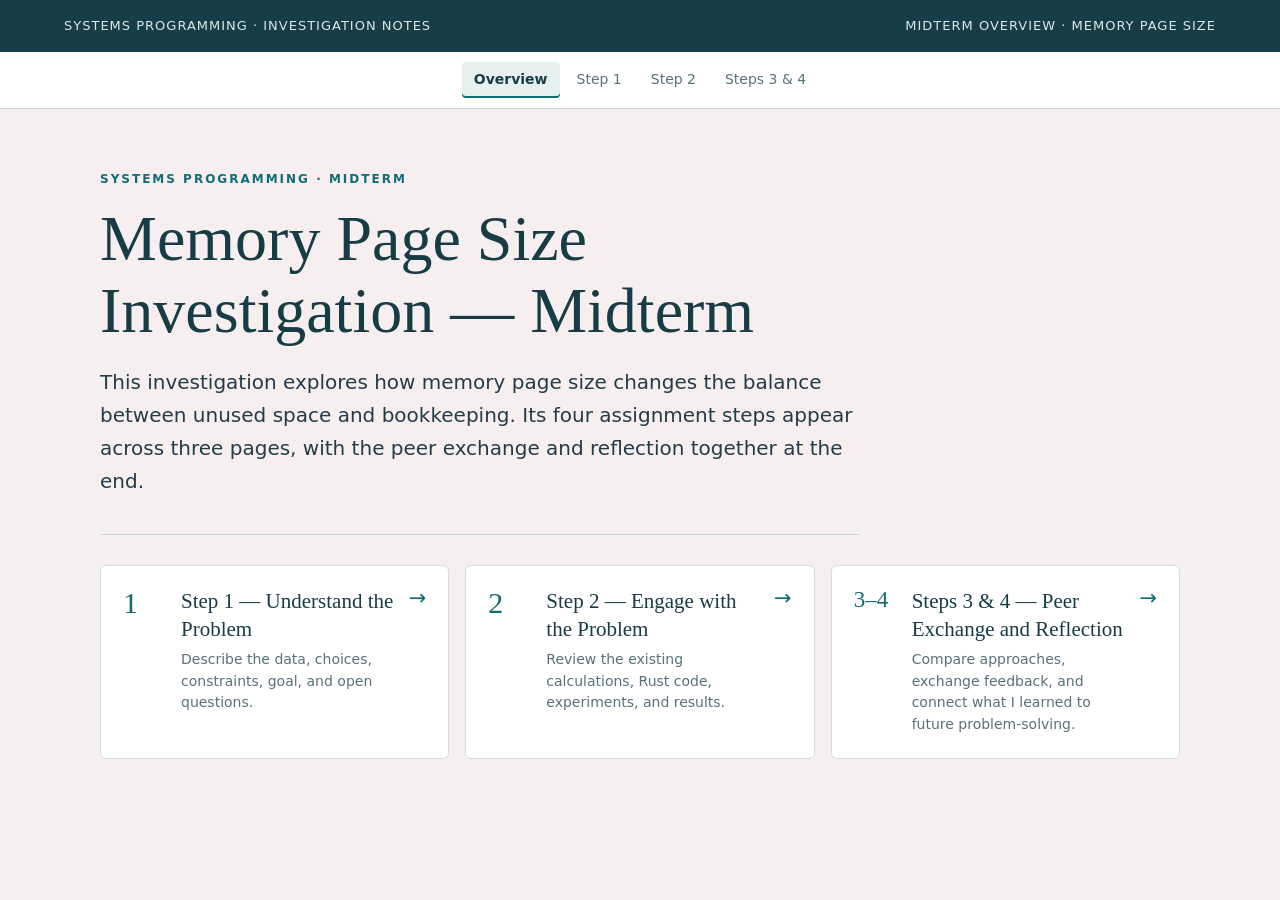
<file: index.html>
<!doctype html>
<html lang="en">

<head>
    <meta charset="utf-8">
    <meta name="viewport" content="width=device-width, initial-scale=1">
    <meta name="description" content="A four-step memory page-size investigation presented across three pages, ending with peer exchange and reflection.">
    <title>Memory Page Size Investigation — Midterm</title>
    <link rel="stylesheet" href="site.css">
</head>

<body>
    <header class="top site-top">
        <span>SYSTEMS PROGRAMMING · INVESTIGATION NOTES</span>
        <span>MIDTERM OVERVIEW · MEMORY PAGE SIZE</span>
    </header>
    <nav class="site-nav" aria-label="Midterm pages">
        <a href="index.html" aria-current="page">Overview</a>
        <a href="step-1.html">Step 1</a>
        <a href="memory-page-investigation.html">Step 2</a>
        <a href="step-3.html">Steps 3 &amp; 4</a>
    </nav>

    <main class="home-main">
        <section class="home-hero" aria-labelledby="page-title">
            <p class="site-eyebrow">Systems Programming · Midterm</p>
            <h1 id="page-title">Memory Page Size Investigation — Midterm</h1>
            <p class="home-intro">This investigation explores how memory page size changes the balance between unused space and bookkeeping. Its four assignment steps appear across three pages, with the peer exchange and reflection together at the end.</p>
        </section>

        <section class="step-grid" aria-label="Assignment steps across three pages">
            <a class="step-card" href="step-1.html">
                <span class="step-card-number" aria-hidden="true">1</span>
                <span>
                    <h2>Step 1 — Understand the Problem</h2>
                    <p>Describe the data, choices, constraints, goal, and open questions.</p>
                </span>
                <span class="step-card-arrow" aria-hidden="true">→</span>
            </a>
            <a class="step-card" href="memory-page-investigation.html">
                <span class="step-card-number" aria-hidden="true">2</span>
                <span>
                    <h2>Step 2 — Engage with the Problem</h2>
                    <p>Review the existing calculations, Rust code, experiments, and results.</p>
                </span>
                <span class="step-card-arrow" aria-hidden="true">→</span>
            </a>
            <a class="step-card" href="step-3.html">
                <span class="step-card-number combined" aria-hidden="true">3–4</span>
                <span>
                    <h2>Steps 3 &amp; 4 — Peer Exchange and Reflection</h2>
                    <p>Compare approaches, exchange feedback, and connect what I learned to future problem-solving.</p>
                </span>
                <span class="step-card-arrow" aria-hidden="true">→</span>
            </a>
        </section>
    </main>
</body>

</html>
</file>
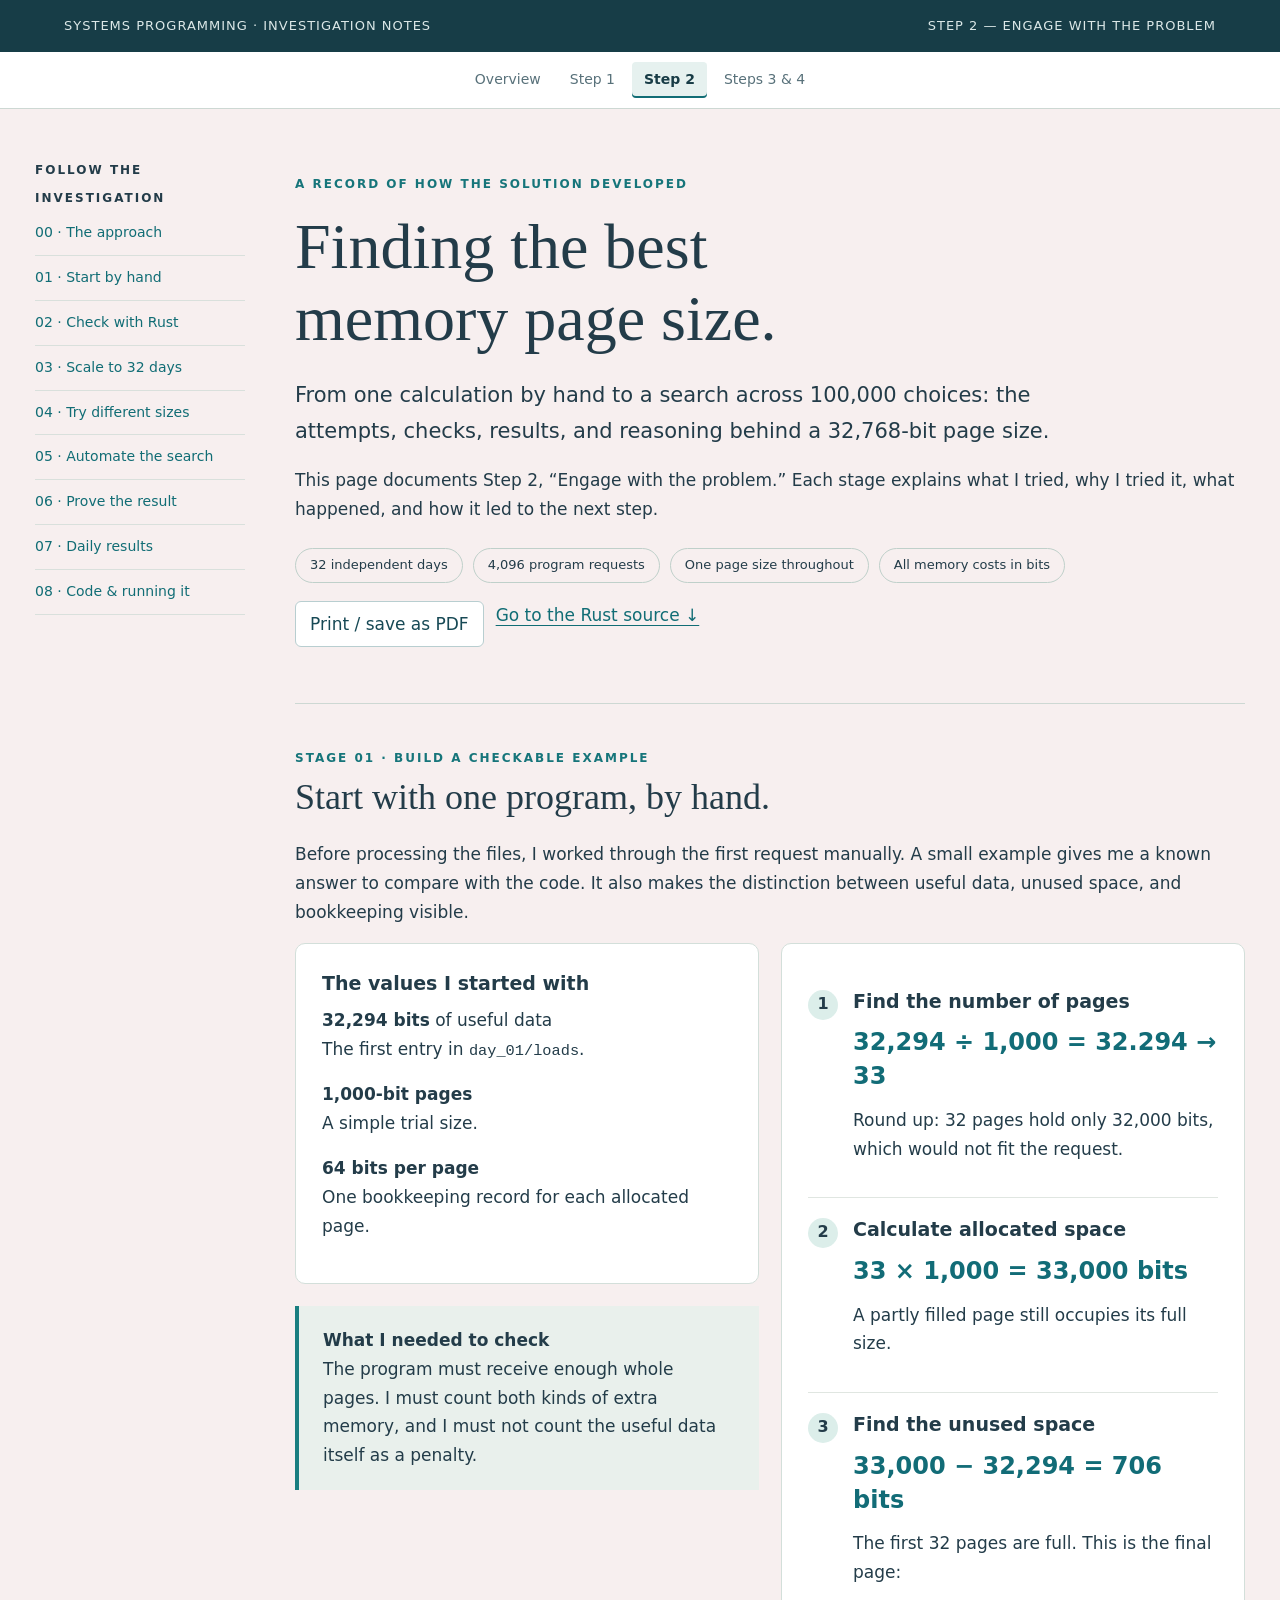
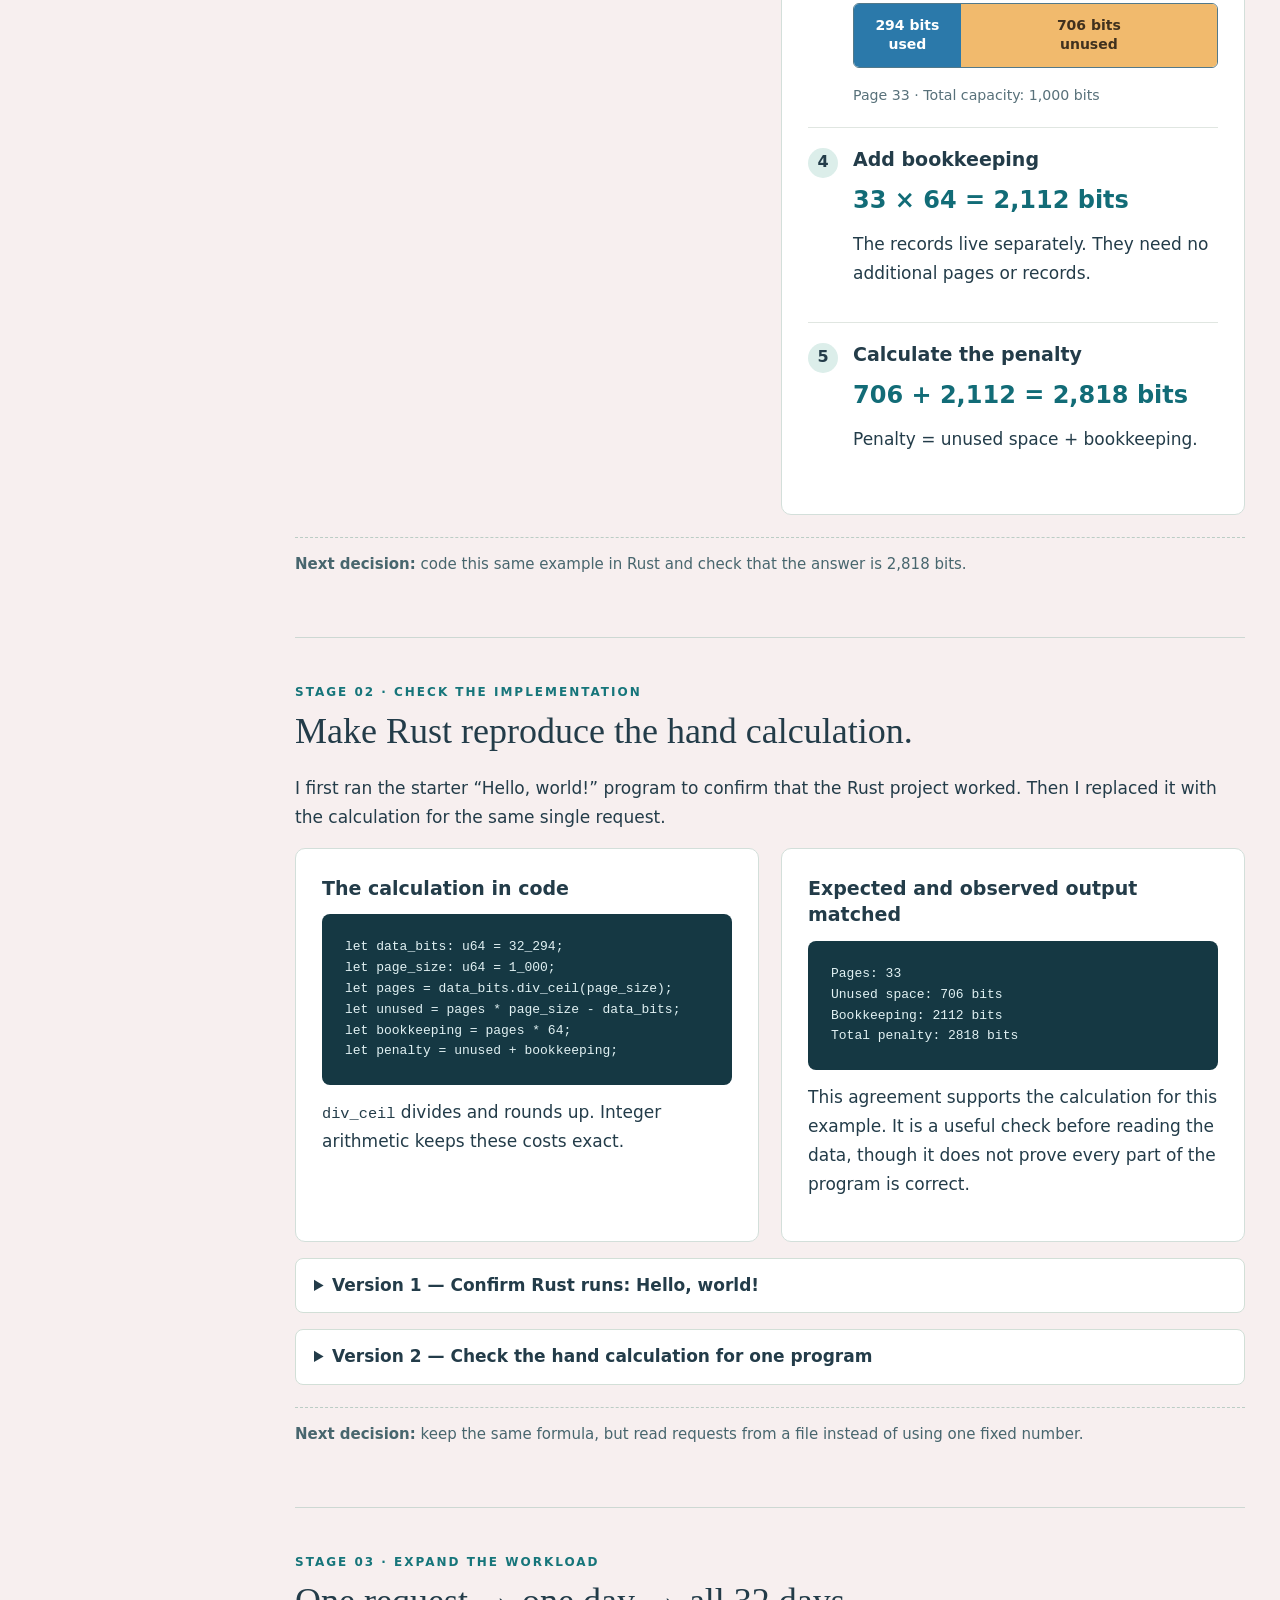
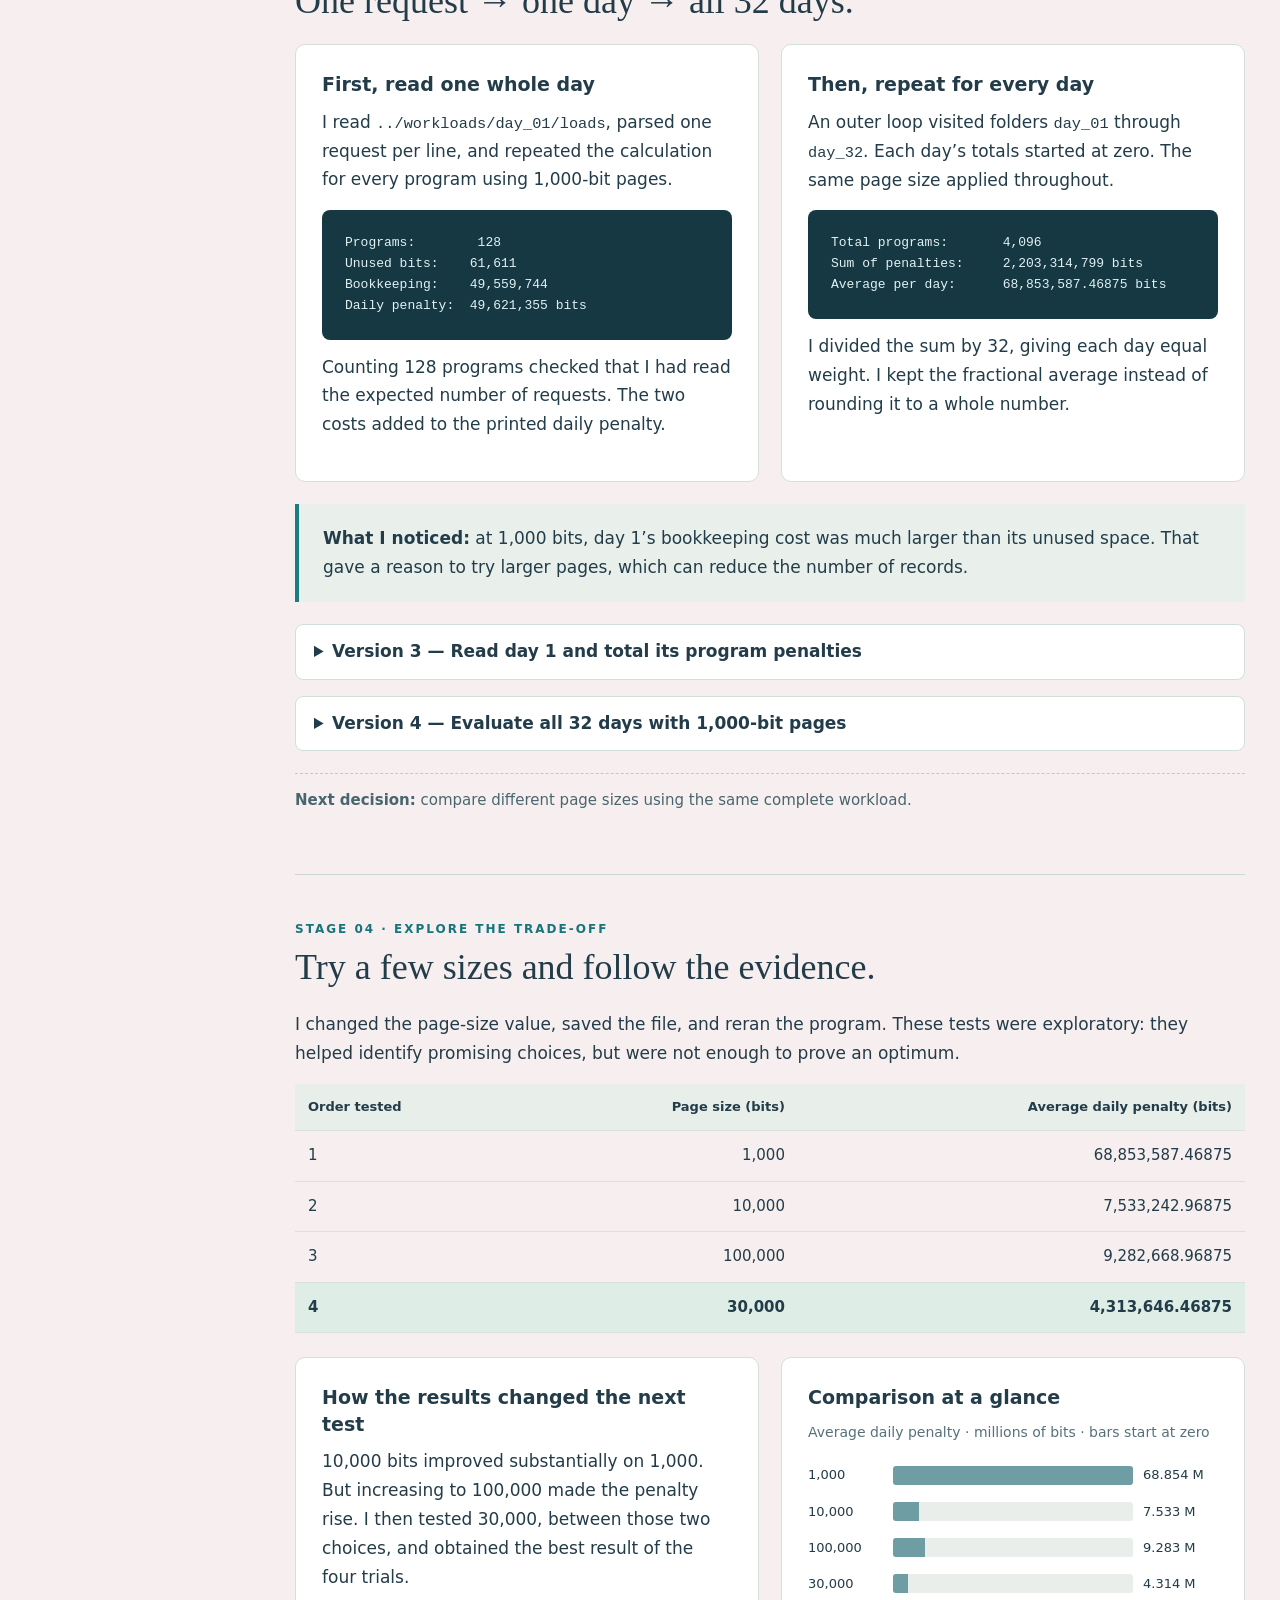
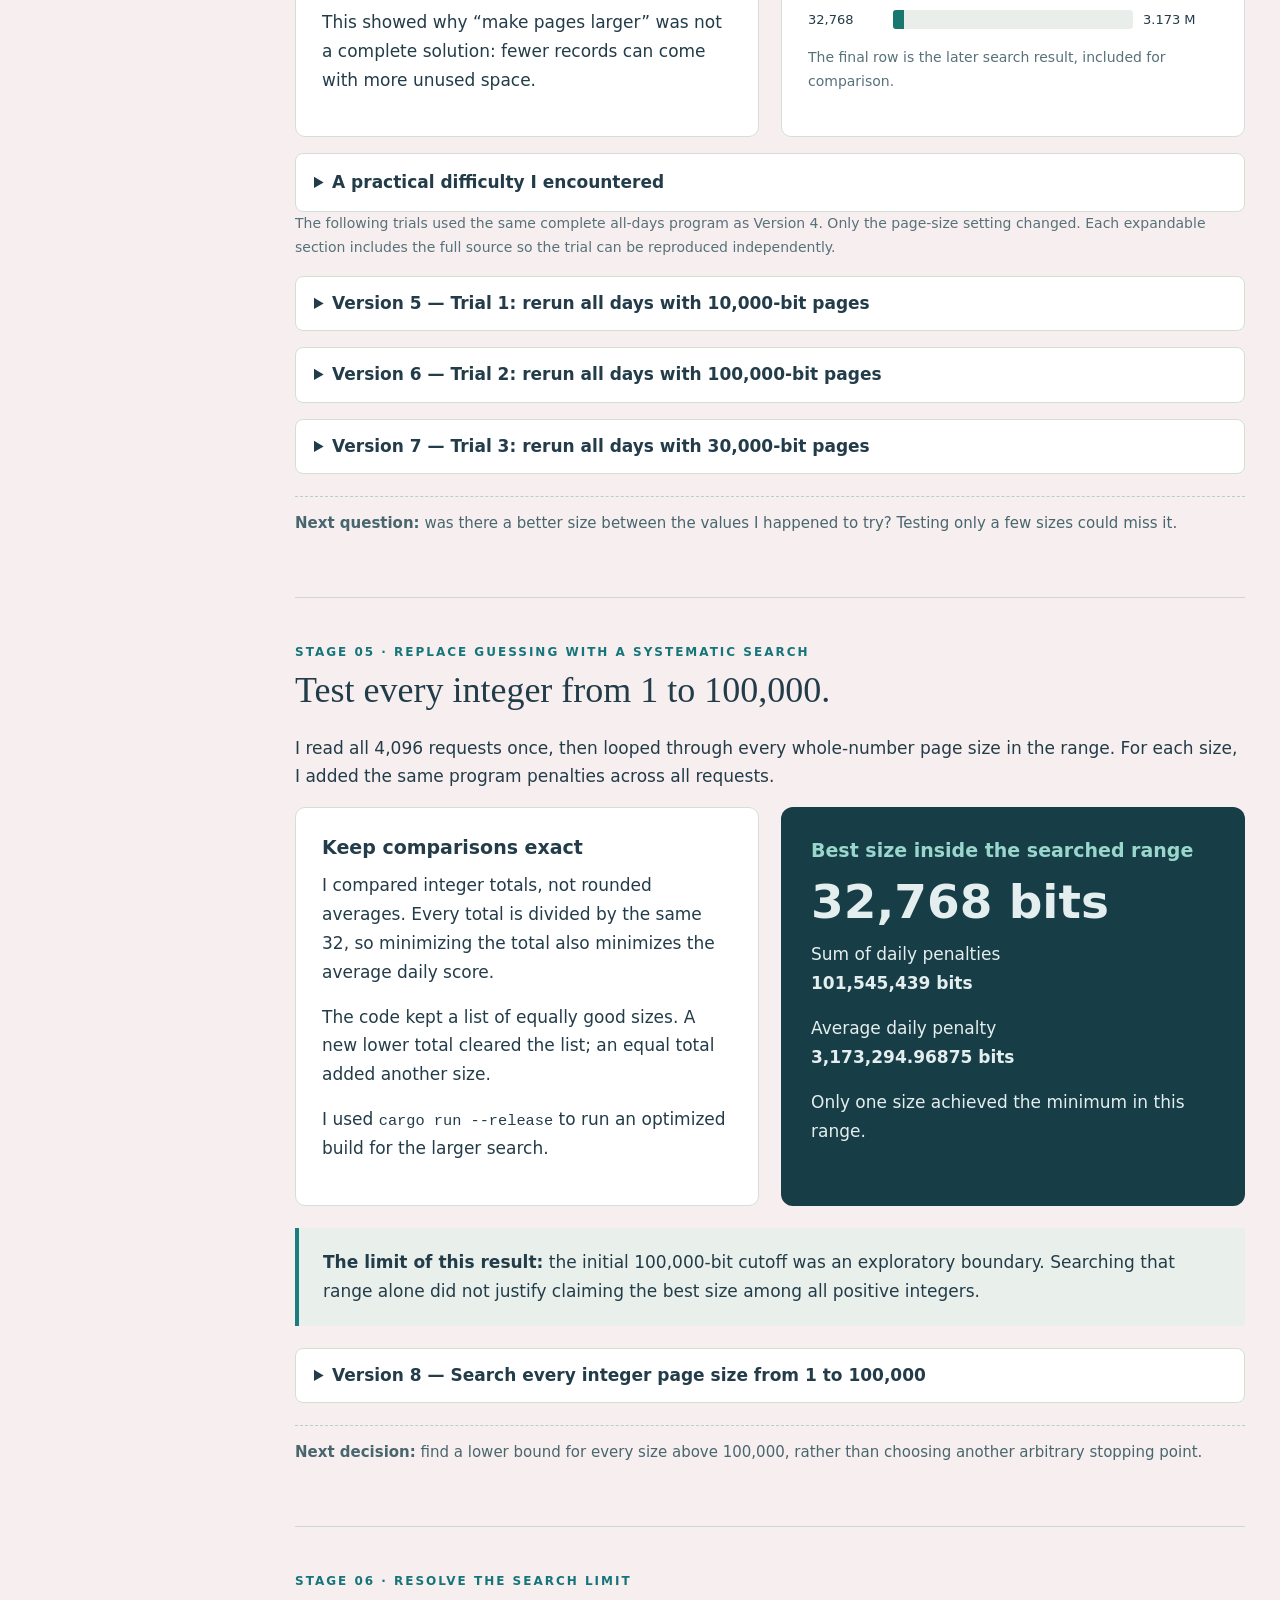
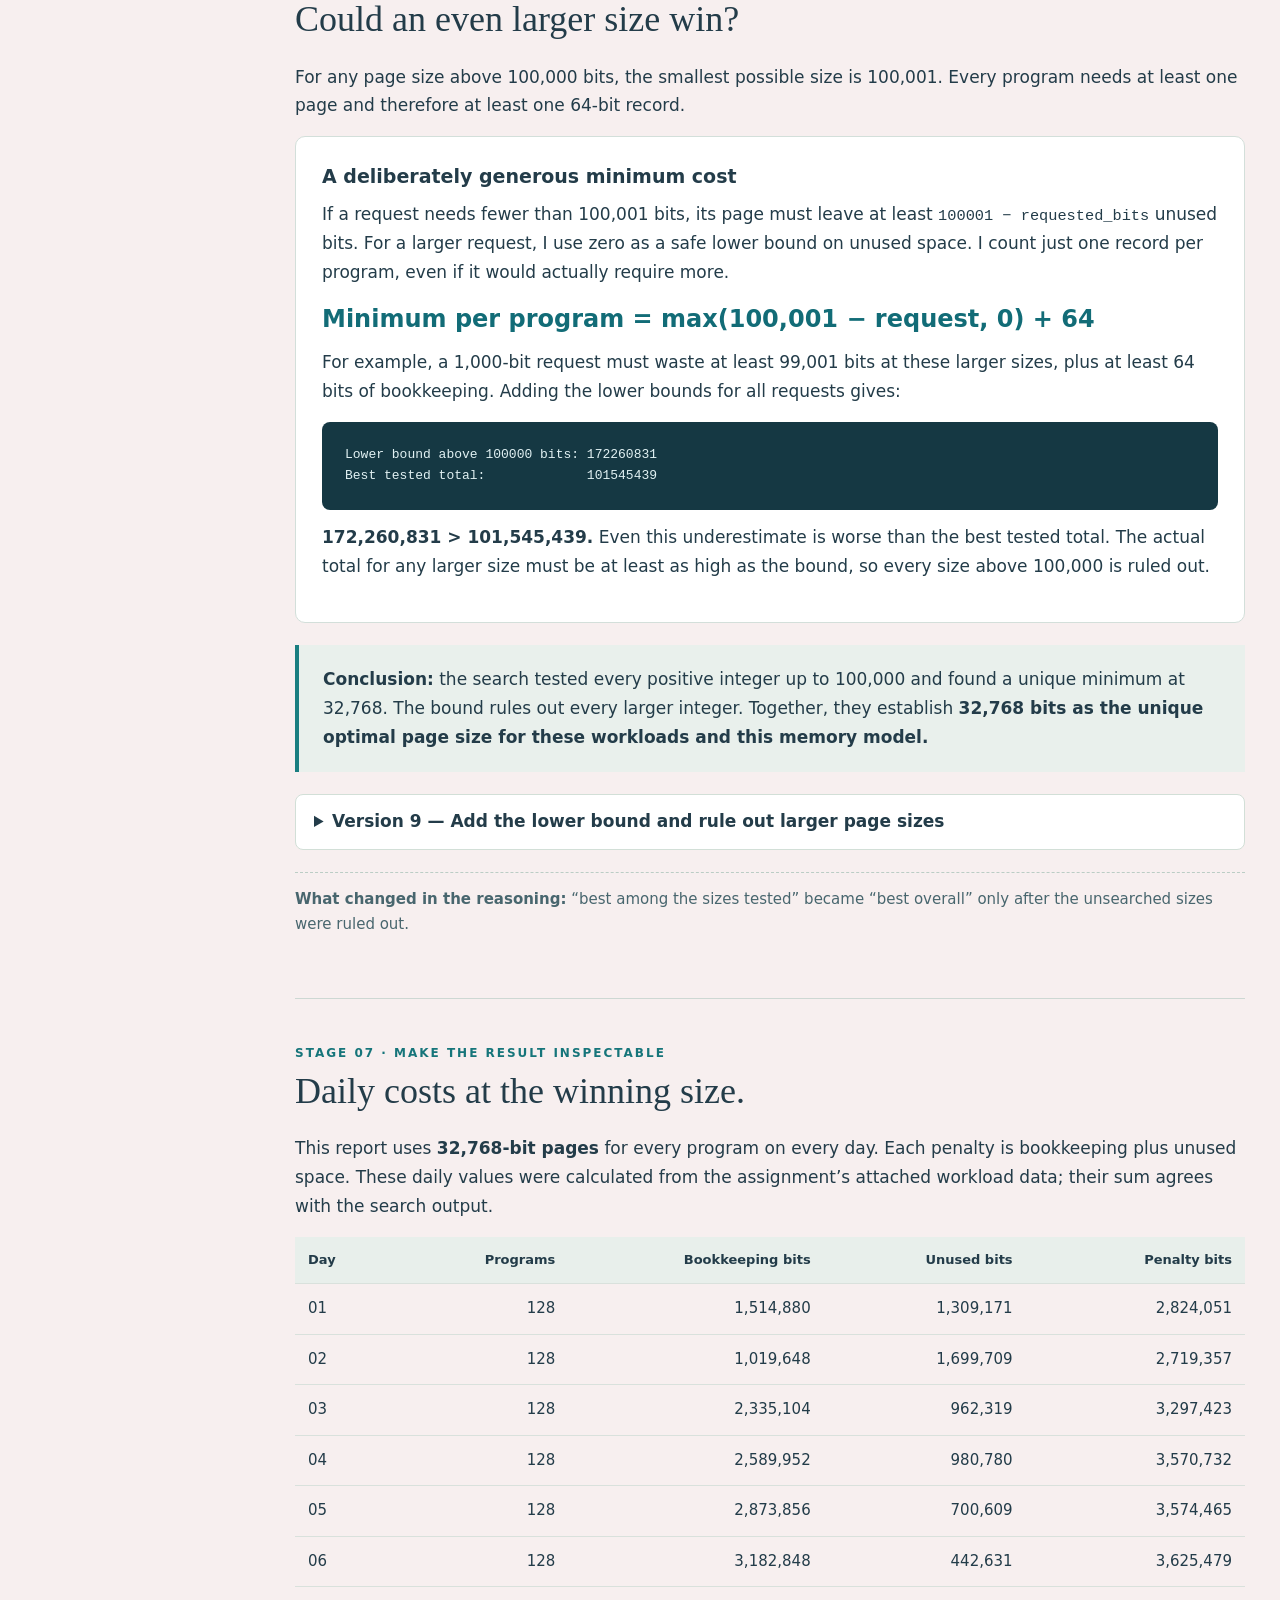
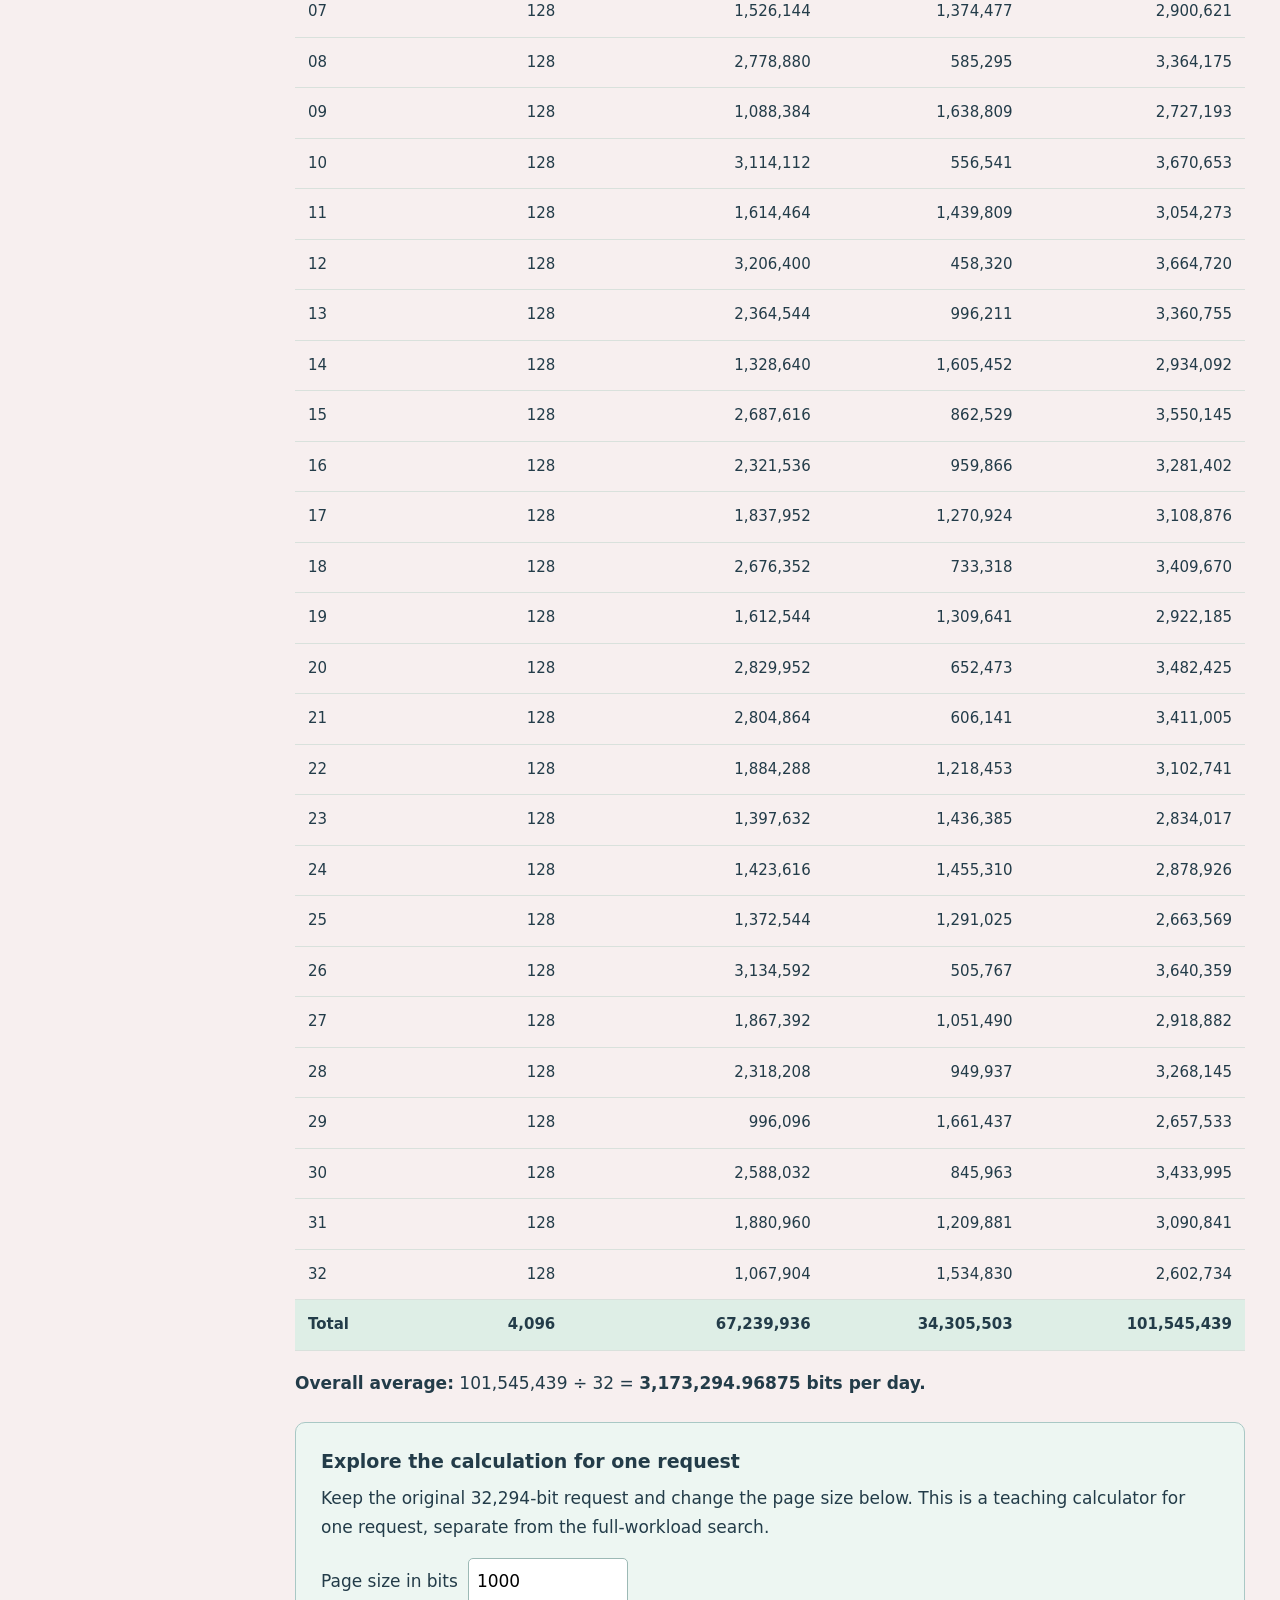
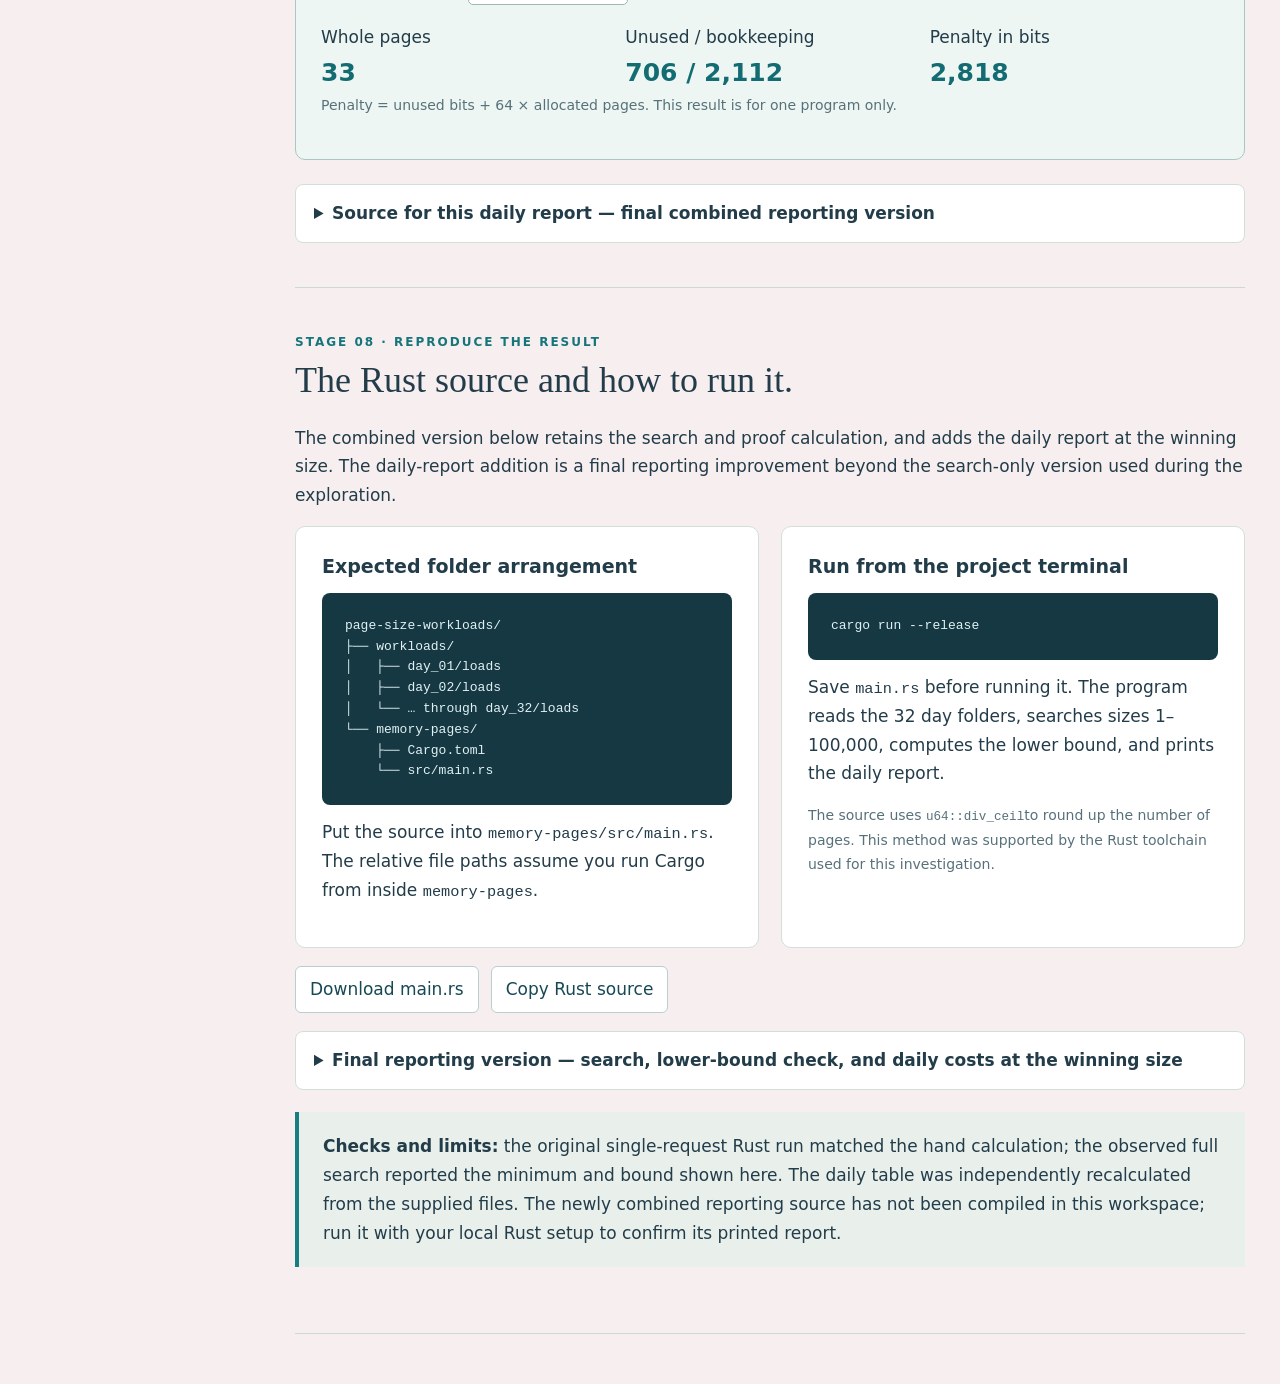
<file: memory-page-investigation.html>
<!doctype html>
<html lang="en">

<head>
    <meta charset="utf-8">
    <meta name="viewport" content="width=device-width, initial-scale=1">
    <title>Finding the Best Memory Page Size — Step 2</title>
    <meta name="description"
        content="A record of the calculations, experiments, Rust code, checks and reasoning used to find the best page size.">
    <style>
        * {
            box-sizing: border-box
        }

        html {
            scroll-behavior: smooth;
            scroll-padding-top: 30px
        }

        body {
            margin: 0;
            background: #f7efef;
            color: #233c49;
            font: 17px/1.7 system-ui, -apple-system, sans-serif
        }

        a {
            color: #116d75
        }

        button,
        input {
            font: inherit
        }

        button {
            cursor: pointer;
            border: 1px solid #b8ced0;
            border-radius: 6px;
            padding: 8px 14px;
            background: white;
            color: #174955
        }

        button:hover {
            background: #e6f1ef
        }

        a:focus-visible,
        button:focus-visible,
        input:focus-visible,
        summary:focus-visible {
            outline: 3px solid #da8e2a;
            outline-offset: 4px
        }

        .top {
            background: #173d47;
            color: #dce8e8;
            padding: 14px 5%;
            display: flex;
            justify-content: space-between;
            gap: 20px;
            font-size: 13px;
            letter-spacing: 1px
        }

        .shell {
            max-width: 1420px;
            margin: auto;
            display: grid;
            grid-template-columns: 210px minmax(0, 1fr);
            gap: 50px;
            padding: 0 35px
        }

        nav {
            position: sticky;
            top: 28px;
            align-self: start;
            padding-top: 45px
        }

        nav b {
            font-size: 12px;
            text-transform: uppercase;
            letter-spacing: 2px
        }

        nav a {
            display: block;
            text-decoration: none;
            font-size: 14px;
            padding: 10px 0;
            border-bottom: 1px solid #d9e0dc
        }

        main {
            min-width: 0;
            padding-bottom: 50px
        }

        .hero {
            padding: 65px 0 38px;
            border-bottom: 1px solid #cdd8d3
        }

        .eyebrow {
            color: #16757a;
            font-size: 12px;
            letter-spacing: 2px;
            font-weight: 750;
            text-transform: uppercase
        }

        h1,
        h2 {
            font-family: Georgia, serif;
            font-weight: 400;
            line-height: 1.12
        }

        h1 {
            font-size: clamp(42px, 5vw, 69px);
            max-width: 850px;
            margin: 17px 0 24px
        }

        h2 {
            font-size: 36px;
            margin: 8px 0 23px
        }

        h3 {
            font-size: 19px;
            line-height: 1.4;
            margin: 0 0 10px
        }

        p {
            margin: 0 0 16px
        }

        .lead {
            font-size: 21px;
            max-width: 770px
        }

        .chips {
            display: flex;
            gap: 10px;
            flex-wrap: wrap;
            margin-top: 25px
        }

        .chips span {
            border: 1px solid #bfd0ca;
            border-radius: 30px;
            padding: 5px 14px;
            font-size: 13px
        }

        .stage {
            padding: 44px 0;
            border-bottom: 1px solid #cdd8d3
        }

        .grid {
            display: grid;
            grid-template-columns: 1fr 1fr;
            gap: 22px
        }

        .card {
            padding: 26px;
            border: 1px solid #d3dfda;
            border-radius: 10px;
            background: #fff
        }

        .reason {
            background: #e9f0ec;
            border-left: 4px solid #197e80;
            padding: 20px 24px;
            margin: 22px 0
        }

        .next {
            font-size: 15px;
            color: #48666e;
            border-top: 1px dashed #bbcdc5;
            padding-top: 14px;
            margin-top: 22px
        }

        .eq {
            font-size: 24px;
            font-weight: 700;
            line-height: 1.4;
            color: #126c77;
            margin: 12px 0
        }

        .calc {
            counter-reset: calc
        }

        .calc article {
            position: relative;
            padding: 18px 0 18px 45px;
            border-bottom: 1px solid #e0e6e1;
            counter-increment: calc
        }

        .calc article:before {
            content: counter(calc);
            position: absolute;
            left: 0;
            top: 20px;
            border-radius: 50%;
            background: #dceeea;
            width: 30px;
            height: 30px;
            text-align: center;
            font-size: 16px;
            font-weight: 700
        }

        .calc article:last-child {
            border: 0
        }

        .muted,
        small {
            color: #58717a
        }

        .bar {
            display: flex;
            overflow: hidden;
            border-radius: 6px;
            min-height: 65px;
            border: 1px solid #52798a;
            margin: 12px 0
        }

        .used {
            background: #2b79aa;
            color: white;
            width: 29.4%
        }

        .unused {
            background: #f1ba6d;
            color: #40311e;
            width: 70.6%
        }

        .bar span {
            display: grid;
            place-items: center;
            text-align: center;
            font-size: 14px;
            font-weight: 650;
            line-height: 1.4
        }

        .tablewrap {
            overflow: auto
        }

        table {
            width: 100%;
            border-collapse: collapse;
            font-size: 15px;
            font-variant-numeric: tabular-nums
        }

        th,
        td {
            padding: 12px 13px;
            text-align: right;
            border-bottom: 1px solid #d9e1dc
        }

        th {
            background: #e8efeb;
            font-size: 13px
        }

        th:first-child,
        td:first-child {
            text-align: left
        }

        tr.best {
            background: #deeee6;
            font-weight: 700
        }

        pre {
            background: #153843;
            color: #e1f1f3;
            padding: 23px;
            border-radius: 8px;
            overflow: auto;
            line-height: 1.6;
            font-size: 13px;
            white-space: pre
        }

        code {
            font-family: ui-monospace, SFMono-Regular, Consolas, monospace;
            font-size: .9em
        }

        pre code {
            font-size: inherit
        }

        details {
            margin-top: 16px;
            border: 1px solid #d2dfd7;
            border-radius: 8px;
            padding: 14px 18px;
            background: white
        }

        summary {
            cursor: pointer;
            font-weight: 650
        }

        .highlight {
            background: #173d47;
            color: #e4eeee;
            border-radius: 12px;
            padding: 30px
        }

        .highlight h3 {
            color: #99d7cd
        }

        .big {
            font-size: 47px;
            font-weight: 750;
            line-height: 1.2;
            margin: 10px 0
        }

        .chart {
            display: grid;
            gap: 14px;
            margin-top: 20px
        }

        .chartrow {
            display: grid;
            grid-template-columns: 75px 1fr 75px;
            gap: 10px;
            align-items: center;
            font-size: 13px
        }

        .track {
            background: #e9eeeb;
            height: 19px;
            border-radius: 3px;
            overflow: hidden
        }

        .fill {
            height: 100%;
            background: #6e9da3
        }

        .fill.win {
            background: #19776f
        }

        .tools {
            display: flex;
            gap: 12px;
            flex-wrap: wrap;
            margin: 18px 0
        }

        .interactive {
            border: 1px solid #a9c8c5;
            background: #edf6f2;
            padding: 25px;
            border-radius: 10px;
            margin: 24px 0
        }

        input {
            width: 160px;
            border: 1px solid #9cb9b5;
            border-radius: 5px;
            padding: 8px;
            margin: 0 10px
        }

        .outputs {
            display: grid;
            grid-template-columns: repeat(3, 1fr);
            gap: 15px;
            margin-top: 18px
        }

        .outputs strong {
            font-size: 25px;
            display: block;
            color: #146c73
        }

        .notice {
            font-size: 14px;
            color: #57717a
        }

        .footer {
            font-size: 13px;
            color: #57717a;
            padding-top: 25px
        }

        ul {
            padding-left: 22px
        }

        li {
            margin: 8px 0
        }

        @media(max-width:980px) {
            .shell {
                grid-template-columns: 1fr;
                gap: 0;
                padding: 0 22px
            }

            nav {
                position: static;
                display: flex;
                gap: 14px;
                overflow: auto;
                padding-top: 18px
            }

            nav a {
                white-space: nowrap
            }

            nav b {
                display: none
            }

            .hero {
                padding-top: 35px
            }

            .grid {
                grid-template-columns: 1fr
            }

            .top {
                font-size: 11px
            }

            .big {
                font-size: 36px
            }

            .outputs {
                grid-template-columns: 1fr
            }

            input {
                margin: 10px 0
            }

            .chartrow {
                grid-template-columns: 65px 1fr 70px
            }
        }

        @media print {
            @page {
                margin: 15mm
            }

            body {
                background: white;
                font-size: 11pt
            }

            .top,
            nav,
            .tools,
            .interactive {
                display: none
            }

            .shell {
                display: block;
                padding: 0
            }

            h1 {
                font-size: 35pt
            }

            h2 {
                font-size: 25pt
            }

            .hero,
            .stage {
                padding: 20px 0
            }

            .card,
            .highlight,
            .reason,
            table {
                break-inside: avoid
            }

            details {
                display: none
            }

            * {
                -webkit-print-color-adjust: exact;
                print-color-adjust: exact
            }

            .grid {
                grid-template-columns: 1fr 1fr
            }
        }
    /* Expandable source evidence for each recorded coding stage. */
.stage-code summary { line-height: 1.5; }
.stage-code > p:first-of-type { margin-top: 16px; }
.stage-code pre { max-height: 680px; overflow: auto; tab-size: 4; }
@media print { details.stage-code { display: block; } details.stage-code > :not(summary) { display: block !important; } .stage-code pre { max-height: none; overflow: visible; white-space: pre-wrap; overflow-wrap: anywhere; } }
</style>
    <link rel="stylesheet" href="site.css">
</head>

<body>
    <header class="top"><span>SYSTEMS PROGRAMMING · INVESTIGATION NOTES</span><span>STEP 2 — ENGAGE WITH THE
            PROBLEM</span></header>
    <nav class="site-nav" aria-label="Midterm pages">
        <a href="index.html">Overview</a>
        <a href="step-1.html">Step 1</a>
        <a href="memory-page-investigation.html" aria-current="page">Step 2</a>
        <a href="step-3.html">Steps 3 &amp; 4</a>
    </nav>
    <div class="shell">
        <nav aria-label="Investigation stages"><b>Follow the investigation</b><a href="#start">00 · The approach</a><a
                href="#hand">01 · Start by hand</a><a href="#rust">02 · Check with Rust</a><a href="#scale">03 · Scale
                to 32 days</a><a href="#trials">04 · Try different sizes</a><a href="#search">05 · Automate the
                search</a><a href="#proof">06 · Prove the result</a><a href="#report">07 · Daily results</a><a
                href="#code">08 · Code & running it</a></nav>
        <main>
            <section class="hero" id="start">
                <div class="eyebrow">A record of how the solution developed</div>
                <h1>Finding the best<br>memory page size.</h1>
                <p class="lead">From one calculation by hand to a search across 100,000 choices: the attempts, checks,
                    results, and reasoning behind a 32,768-bit page size.</p>
                <p>This page documents Step 2, “Engage with the problem.” Each stage explains what I tried, why I tried
                    it, what happened, and how it led to the next step.</p>
                <div class="chips"><span>32 independent days</span><span>4,096 program requests</span><span>One page
                        size throughout</span><span>All memory costs in bits</span></div>
                <div class="tools"><button onclick="window.print()">Print / save as PDF</button><a href="#code">Go to
                        the Rust source ↓</a></div>
            </section>
            <section class="stage" id="hand">
                <div class="eyebrow">Stage 01 · Build a checkable example</div>
                <h2>Start with one program, by hand.</h2>
                <p>Before processing the files, I worked through the first request manually. A small example gives me a
                    known answer to compare with the code. It also makes the distinction between useful data, unused
                    space, and bookkeeping visible.</p>
                <div class="grid">
                    <div>
                        <div class="card">
                            <h3>The values I started with</h3>
                            <p><strong>32,294 bits</strong> of useful data<br>The first entry in
                                <code>day_01/loads</code>.</p>
                            <p><strong>1,000-bit pages</strong><br>A simple trial size.</p>
                            <p><strong>64 bits per page</strong><br>One bookkeeping record for each allocated page.</p>
                        </div>
                        <div class="reason"><strong>What I needed to check</strong><br>The program must receive enough
                            whole pages. I must count both kinds of extra memory, and I must not count the useful data
                            itself as a penalty.</div>
                    </div>
                    <div class="card calc">
                        <article>
                            <h3>Find the number of pages</h3>
                            <div class="eq">32,294 ÷ 1,000 = 32.294 → 33</div>
                            <p>Round up: 32 pages hold only 32,000 bits, which would not fit the request.</p>
                        </article>
                        <article>
                            <h3>Calculate allocated space</h3>
                            <div class="eq">33 × 1,000 = 33,000 bits</div>
                            <p>A partly filled page still occupies its full size.</p>
                        </article>
                        <article>
                            <h3>Find the unused space</h3>
                            <div class="eq">33,000 − 32,294 = 706 bits</div>
                            <p>The first 32 pages are full. This is the final page:</p>
                            <div class="bar" role="img" aria-label="Final page: 294 bits used and 706 bits unused"><span
                                    class="used">294 bits<br>used</span><span class="unused">706 bits<br>unused</span>
                            </div><small>Page 33 · Total capacity: 1,000 bits</small>
                        </article>
                        <article>
                            <h3>Add bookkeeping</h3>
                            <div class="eq">33 × 64 = 2,112 bits</div>
                            <p>The records live separately. They need no additional pages or records.</p>
                        </article>
                        <article>
                            <h3>Calculate the penalty</h3>
                            <div class="eq">706 + 2,112 = 2,818 bits</div>
                            <p>Penalty = unused space + bookkeeping.</p>
                        </article>
                    </div>
                </div>
                <p class="next"><strong>Next decision:</strong> code this same example in Rust and check that the answer
                    is 2,818 bits.</p>
            </section>
            <section class="stage" id="rust">
                <div class="eyebrow">Stage 02 · Check the implementation</div>
                <h2>Make Rust reproduce the hand calculation.</h2>
                <p>I first ran the starter “Hello, world!” program to confirm that the Rust project worked. Then I
                    replaced it with the calculation for the same single request.</p>
                <div class="grid">
                    <div class="card">
                        <h3>The calculation in code</h3>
                        <pre><code>let data_bits: u64 = 32_294;
let page_size: u64 = 1_000;
let pages = data_bits.div_ceil(page_size);
let unused = pages * page_size - data_bits;
let bookkeeping = pages * 64;
let penalty = unused + bookkeeping;</code></pre>
                        <p><code>div_ceil</code> divides and rounds up. Integer arithmetic keeps these costs exact.</p>
                    </div>
                    <div class="card">
                        <h3>Expected and observed output matched</h3>
                        <pre>Pages: 33
Unused space: 706 bits
Bookkeeping: 2112 bits
Total penalty: 2818 bits</pre>
                        <p>This agreement supports the calculation for this example. It is a useful check before reading
                            the data, though it does not prove every part of the program is correct.</p>
                    </div>
                </div>
                <details class="stage-code" id="code-version-1"><summary>Version 1 — Confirm Rust runs: Hello, world!</summary><p>The starter program checked that the project could compile and run before adding the memory calculations.</p><p><strong>File:</strong> <code>memory-pages/src/main.rs</code> · <strong>Run:</strong> <code>cargo run</code></p><pre><code class="language-rust">fn main() {
   println!(&quot;Hello, world!&quot;);
}
</code></pre></details><details class="stage-code" id="code-version-2"><summary>Version 2 — Check the hand calculation for one program</summary><p>This is the complete version used to reproduce 33 pages, 706 unused bits, 2,112 bookkeeping bits, and a 2,818-bit penalty.</p><p><strong>File:</strong> <code>memory-pages/src/main.rs</code> · <strong>Run:</strong> <code>cargo run</code></p><pre><code class="language-rust">fn main() {
   let data_bits: u64 = 32_294;
   let page_size: u64 = 1_000;
   // Round up: allocate enough whole pages.
   let pages = data_bits.div_ceil(page_size);
   let allocated_bits = pages * page_size;
   let unused_bits = allocated_bits - data_bits;
   let bookkeeping_bits = pages * 64;
   let penalty = unused_bits + bookkeeping_bits;
   println!(&quot;Pages: {pages}&quot;);
   println!(&quot;Unused space: {unused_bits} bits&quot;);
   println!(&quot;Bookkeeping: {bookkeeping_bits} bits&quot;);
   println!(&quot;Total penalty: {penalty} bits&quot;);
}
</code></pre></details>
                <p class="next"><strong>Next decision:</strong> keep the same formula, but read requests from a file
                    instead of using one fixed number.</p>
            </section>
            <section class="stage" id="scale">
                <div class="eyebrow">Stage 03 · Expand the workload</div>
                <h2>One request → one day → all 32 days.</h2>
                <div class="grid">
                    <div class="card">
                        <h3>First, read one whole day</h3>
                        <p>I read <code>../workloads/day_01/loads</code>, parsed one request per line, and repeated the
                            calculation for every program using 1,000-bit pages.</p>
                        <pre>Programs:        128
Unused bits:    61,611
Bookkeeping:    49,559,744
Daily penalty:  49,621,355 bits</pre>
                        <p>Counting 128 programs checked that I had read the expected number of requests. The two costs
                            added to the printed daily penalty.</p>
                    </div>
                    <div class="card">
                        <h3>Then, repeat for every day</h3>
                        <p>An outer loop visited folders <code>day_01</code> through <code>day_32</code>. Each day’s
                            totals started at zero. The same page size applied throughout.</p>
                        <pre>Total programs:       4,096
Sum of penalties:     2,203,314,799 bits
Average per day:      68,853,587.46875 bits</pre>
                        <p>I divided the sum by 32, giving each day equal weight. I kept the fractional average instead
                            of rounding it to a whole number.</p>
                    </div>
                </div>
                <div class="reason"><strong>What I noticed:</strong> at 1,000 bits, day 1’s bookkeeping cost was much
                    larger than its unused space. That gave a reason to try larger pages, which can reduce the number of
                    records.</div>
                <details class="stage-code" id="code-version-3"><summary>Version 3 — Read day 1 and total its program penalties</summary><p>This version reads every request in day_01/loads, counts the programs, and adds the two memory costs for 1,000-bit pages.</p><p><strong>File:</strong> <code>memory-pages/src/main.rs</code> · <strong>Run:</strong> <code>cargo run</code></p><pre><code class="language-rust">use std::fs;

fn main() {
   let page_size: u64 = 1_000;
   // &quot;..&quot; goes up from memory-pages to its parent folder.
   let contents = fs::read_to_string(&quot;../workloads/day_01/loads&quot;)
       .expect(&quot;Could not read the day_01 loads file&quot;);
   let mut program_count: u64 = 0;
   let mut total_unused: u64 = 0;
   let mut total_bookkeeping: u64 = 0;
   for line in contents.lines() {
       let data_bits: u64 = line.trim().parse()
           .expect(&quot;Each line must contain a positive whole number&quot;);
       assert!(data_bits &gt; 0, &quot;Memory requests must be positive&quot;);
       let pages = data_bits.div_ceil(page_size);
       let unused_bits = pages * page_size - data_bits;
       let bookkeeping_bits = pages * 64;
       program_count += 1;
       total_unused += unused_bits;
       total_bookkeeping += bookkeeping_bits;
   }
   let daily_penalty = total_unused + total_bookkeeping;
   println!(&quot;Day: 01&quot;);
   println!(&quot;Page size: {page_size} bits&quot;);
   println!(&quot;Programs: {program_count}&quot;);
   println!(&quot;Unused space: {total_unused} bits&quot;);
   println!(&quot;Bookkeeping: {total_bookkeeping} bits&quot;);
   println!(&quot;Daily penalty: {daily_penalty} bits&quot;);
}
</code></pre></details><details class="stage-code" id="code-version-4"><summary>Version 4 — Evaluate all 32 days with 1,000-bit pages</summary><p>The outer loop visits all 32 days. Each day starts with fresh totals, and the final average divides the sum of daily penalties by 32. This produced 68,853,587.46875 bits per day.</p><p><strong>File:</strong> <code>memory-pages/src/main.rs</code> · <strong>Run:</strong> <code>cargo run</code></p><pre><code class="language-rust">use std::fs;

fn main() {
   let page_size: u64 = 1_000;
   let mut overall_penalty: u64 = 0;
   let mut total_programs: u64 = 0;
   for day in 1..=32 {
       let path = format!(&quot;../workloads/day_{day:02}/loads&quot;);
       let contents = fs::read_to_string(&amp;path)
           .unwrap_or_else(|error| panic!(&quot;Could not read {path}: {error}&quot;));
       let mut program_count: u64 = 0;
       let mut total_unused: u64 = 0;
       let mut total_bookkeeping: u64 = 0;
       for line in contents.lines() {
           let data_bits: u64 = line.trim().parse()
               .expect(&quot;Each line must contain a positive whole number&quot;);
           assert!(data_bits &gt; 0, &quot;Memory requests must be positive&quot;);
           let pages = data_bits.div_ceil(page_size);
           total_unused += pages * page_size - data_bits;
           total_bookkeeping += pages * 64;
           program_count += 1;
       }
       assert_eq!(program_count, 128, &quot;Expected 128 programs on day {day}&quot;);
       let daily_penalty = total_unused + total_bookkeeping;
       overall_penalty += daily_penalty;
       total_programs += program_count;
       println!(
           &quot;Day {day:02}: programs={program_count}, \
            bookkeeping={total_bookkeeping}, unused={total_unused}, \
            penalty={daily_penalty} bits&quot;
       );
   }
   let average_penalty = overall_penalty as f64 / 32.0;
   println!(&quot;\nPage size: {page_size} bits&quot;);
   println!(&quot;Total programs: {total_programs}&quot;);
   println!(&quot;Sum of daily penalties: {overall_penalty} bits&quot;);
   println!(&quot;Average daily penalty: {average_penalty:.5} bits&quot;);
}
</code></pre></details>
<p class="next"><strong>Next decision:</strong> compare different page sizes using the same complete
                    workload.</p>
            </section>
            <section class="stage" id="trials">
                <div class="eyebrow">Stage 04 · Explore the trade-off</div>
                <h2>Try a few sizes and follow the evidence.</h2>
                <p>I changed the page-size value, saved the file, and reran the program. These tests were exploratory:
                    they helped identify promising choices, but were not enough to prove an optimum.</p>
                <div class="tablewrap">
                    <table>
                        <thead>
                            <tr>
                                <th>Order tested</th>
                                <th>Page size (bits)</th>
                                <th>Average daily penalty (bits)</th>
                            </tr>
                        </thead>
                        <tbody>
                            <tr>
                                <td>1</td>
                                <td>1,000</td>
                                <td>68,853,587.46875</td>
                            </tr>
                            <tr>
                                <td>2</td>
                                <td>10,000</td>
                                <td>7,533,242.96875</td>
                            </tr>
                            <tr>
                                <td>3</td>
                                <td>100,000</td>
                                <td>9,282,668.96875</td>
                            </tr>
                            <tr class="best">
                                <td>4</td>
                                <td>30,000</td>
                                <td>4,313,646.46875</td>
                            </tr>
                        </tbody>
                    </table>
                </div>
                <div class="grid" style="margin-top:24px">
                    <div class="card">
                        <h3>How the results changed the next test</h3>
                        <p>10,000 bits improved substantially on 1,000. But increasing to 100,000 made the penalty rise.
                            I then tested 30,000, between those two choices, and obtained the best result of the four
                            trials.</p>
                        <p>This showed why “make pages larger” was not a complete solution: fewer records can come with
                            more unused space.</p>
                    </div>
                    <div class="card">
                        <h3>Comparison at a glance</h3>
                        <p class="notice">Average daily penalty · millions of bits · bars start at zero</p>
                        <div class="chart">
                            <div class="chartrow"><span>1,000</span>
                                <div class="track">
                                    <div class="fill " style="width:100.0%"></div>
                                </div><span>68.854 M</span>
                            </div>
                            <div class="chartrow"><span>10,000</span>
                                <div class="track">
                                    <div class="fill " style="width:10.940959281415873%"></div>
                                </div><span>7.533 M</span>
                            </div>
                            <div class="chartrow"><span>100,000</span>
                                <div class="track">
                                    <div class="fill " style="width:13.481750639301179%"></div>
                                </div><span>9.283 M</span>
                            </div>
                            <div class="chartrow"><span>30,000</span>
                                <div class="track">
                                    <div class="fill " style="width:6.264955287489991%"></div>
                                </div><span>4.314 M</span>
                            </div>
                            <div class="chartrow"><span>32,768</span>
                                <div class="track">
                                    <div class="fill win" style="width:4.6087576340016225%"></div>
                                </div><span>3.173 M</span>
                            </div>
                        </div>
                        <p class="notice" style="margin-top:15px">The final row is the later search result, included for
                            comparison.</p>
                    </div>
                </div>
                <details>
                    <summary>A practical difficulty I encountered</summary>
                    <p>At one point, the output still showed 1,000-bit pages after I intended to change the size. I had
                        forgotten to save the file. Saving in VS Code and running again produced the 10,000-bit result.
                    </p>
                    <p>This made the printed page-size label useful: it showed which setting the executable had actually
                        used. I kept that label when comparing results.</p>
                </details>
                <p class="notice">The following trials used the same complete all-days program as Version 4. Only the page-size setting changed. Each expandable section includes the full source so the trial can be reproduced independently.</p><details class="stage-code" id="code-version-5"><summary>Version 5 — Trial 1: rerun all days with 10,000-bit pages</summary><p>Changed the page-size setting to 10_000. The average daily penalty was 7,533,242.96875 bits.</p><p><strong>File:</strong> <code>memory-pages/src/main.rs</code> · <strong>Run:</strong> <code>cargo run</code></p><pre><code class="language-rust">use std::fs;

fn main() {
   let page_size: u64 = 10_000;
   let mut overall_penalty: u64 = 0;
   let mut total_programs: u64 = 0;
   for day in 1..=32 {
       let path = format!(&quot;../workloads/day_{day:02}/loads&quot;);
       let contents = fs::read_to_string(&amp;path)
           .unwrap_or_else(|error| panic!(&quot;Could not read {path}: {error}&quot;));
       let mut program_count: u64 = 0;
       let mut total_unused: u64 = 0;
       let mut total_bookkeeping: u64 = 0;
       for line in contents.lines() {
           let data_bits: u64 = line.trim().parse()
               .expect(&quot;Each line must contain a positive whole number&quot;);
           assert!(data_bits &gt; 0, &quot;Memory requests must be positive&quot;);
           let pages = data_bits.div_ceil(page_size);
           total_unused += pages * page_size - data_bits;
           total_bookkeeping += pages * 64;
           program_count += 1;
       }
       assert_eq!(program_count, 128, &quot;Expected 128 programs on day {day}&quot;);
       let daily_penalty = total_unused + total_bookkeeping;
       overall_penalty += daily_penalty;
       total_programs += program_count;
       println!(
           &quot;Day {day:02}: programs={program_count}, \
            bookkeeping={total_bookkeeping}, unused={total_unused}, \
            penalty={daily_penalty} bits&quot;
       );
   }
   let average_penalty = overall_penalty as f64 / 32.0;
   println!(&quot;\nPage size: {page_size} bits&quot;);
   println!(&quot;Total programs: {total_programs}&quot;);
   println!(&quot;Sum of daily penalties: {overall_penalty} bits&quot;);
   println!(&quot;Average daily penalty: {average_penalty:.5} bits&quot;);
}
</code></pre></details><details class="stage-code" id="code-version-6"><summary>Version 6 — Trial 2: rerun all days with 100,000-bit pages</summary><p>Changed the page-size setting to 100_000. The average daily penalty rose to 9,282,668.96875 bits.</p><p><strong>File:</strong> <code>memory-pages/src/main.rs</code> · <strong>Run:</strong> <code>cargo run</code></p><pre><code class="language-rust">use std::fs;

fn main() {
   let page_size: u64 = 100_000;
   let mut overall_penalty: u64 = 0;
   let mut total_programs: u64 = 0;
   for day in 1..=32 {
       let path = format!(&quot;../workloads/day_{day:02}/loads&quot;);
       let contents = fs::read_to_string(&amp;path)
           .unwrap_or_else(|error| panic!(&quot;Could not read {path}: {error}&quot;));
       let mut program_count: u64 = 0;
       let mut total_unused: u64 = 0;
       let mut total_bookkeeping: u64 = 0;
       for line in contents.lines() {
           let data_bits: u64 = line.trim().parse()
               .expect(&quot;Each line must contain a positive whole number&quot;);
           assert!(data_bits &gt; 0, &quot;Memory requests must be positive&quot;);
           let pages = data_bits.div_ceil(page_size);
           total_unused += pages * page_size - data_bits;
           total_bookkeeping += pages * 64;
           program_count += 1;
       }
       assert_eq!(program_count, 128, &quot;Expected 128 programs on day {day}&quot;);
       let daily_penalty = total_unused + total_bookkeeping;
       overall_penalty += daily_penalty;
       total_programs += program_count;
       println!(
           &quot;Day {day:02}: programs={program_count}, \
            bookkeeping={total_bookkeeping}, unused={total_unused}, \
            penalty={daily_penalty} bits&quot;
       );
   }
   let average_penalty = overall_penalty as f64 / 32.0;
   println!(&quot;\nPage size: {page_size} bits&quot;);
   println!(&quot;Total programs: {total_programs}&quot;);
   println!(&quot;Sum of daily penalties: {overall_penalty} bits&quot;);
   println!(&quot;Average daily penalty: {average_penalty:.5} bits&quot;);
}
</code></pre></details><details class="stage-code" id="code-version-7"><summary>Version 7 — Trial 3: rerun all days with 30,000-bit pages</summary><p>Changed the page-size setting to 30_000. The average daily penalty fell to 4,313,646.46875 bits.</p><p><strong>File:</strong> <code>memory-pages/src/main.rs</code> · <strong>Run:</strong> <code>cargo run</code></p><pre><code class="language-rust">use std::fs;

fn main() {
   let page_size: u64 = 30_000;
   let mut overall_penalty: u64 = 0;
   let mut total_programs: u64 = 0;
   for day in 1..=32 {
       let path = format!(&quot;../workloads/day_{day:02}/loads&quot;);
       let contents = fs::read_to_string(&amp;path)
           .unwrap_or_else(|error| panic!(&quot;Could not read {path}: {error}&quot;));
       let mut program_count: u64 = 0;
       let mut total_unused: u64 = 0;
       let mut total_bookkeeping: u64 = 0;
       for line in contents.lines() {
           let data_bits: u64 = line.trim().parse()
               .expect(&quot;Each line must contain a positive whole number&quot;);
           assert!(data_bits &gt; 0, &quot;Memory requests must be positive&quot;);
           let pages = data_bits.div_ceil(page_size);
           total_unused += pages * page_size - data_bits;
           total_bookkeeping += pages * 64;
           program_count += 1;
       }
       assert_eq!(program_count, 128, &quot;Expected 128 programs on day {day}&quot;);
       let daily_penalty = total_unused + total_bookkeeping;
       overall_penalty += daily_penalty;
       total_programs += program_count;
       println!(
           &quot;Day {day:02}: programs={program_count}, \
            bookkeeping={total_bookkeeping}, unused={total_unused}, \
            penalty={daily_penalty} bits&quot;
       );
   }
   let average_penalty = overall_penalty as f64 / 32.0;
   println!(&quot;\nPage size: {page_size} bits&quot;);
   println!(&quot;Total programs: {total_programs}&quot;);
   println!(&quot;Sum of daily penalties: {overall_penalty} bits&quot;);
   println!(&quot;Average daily penalty: {average_penalty:.5} bits&quot;);
}
</code></pre></details>
<p class="next"><strong>Next question:</strong> was there a better size between the values I happened to
                    try? Testing only a few sizes could miss it.</p>
            </section>
            <section class="stage" id="search">
                <div class="eyebrow">Stage 05 · Replace guessing with a systematic search</div>
                <h2>Test every integer from 1 to 100,000.</h2>
                <p>I read all 4,096 requests once, then looped through every whole-number page size in the range. For
                    each size, I added the same program penalties across all requests.</p>
                <div class="grid">
                    <div class="card">
                        <h3>Keep comparisons exact</h3>
                        <p>I compared integer totals, not rounded averages. Every total is divided by the same 32, so
                            minimizing the total also minimizes the average daily score.</p>
                        <p>The code kept a list of equally good sizes. A new lower total cleared the list; an equal
                            total added another size.</p>
                        <p>I used <code>cargo run --release</code> to run an optimized build for the larger search.</p>
                    </div>
                    <div class="highlight">
                        <h3>Best size inside the searched range</h3>
                        <div class="big">32,768 bits</div>
                        <p>Sum of daily penalties<br><strong>101,545,439 bits</strong></p>
                        <p>Average daily penalty<br><strong>3,173,294.96875 bits</strong></p>
                        <p>Only one size achieved the minimum in this range.</p>
                    </div>
                </div>
                <div class="reason"><strong>The limit of this result:</strong> the initial 100,000-bit cutoff was an
                    exploratory boundary. Searching that range alone did not justify claiming the best size among all
                    positive integers.</div>
                <details class="stage-code" id="code-version-8"><summary>Version 8 — Search every integer page size from 1 to 100,000</summary><p>This is the search version used to find [32768]. It reads the workload once, compares exact integer totals, and retains all sizes tied for the minimum.</p><p><strong>File:</strong> <code>memory-pages/src/main.rs</code> · <strong>Run:</strong> <code>cargo run --release</code></p><pre><code class="language-rust">use std::fs;

fn main() {
   // Read the data once, before testing page sizes.
   let mut requests: Vec&lt;u64&gt; = Vec::new();
   for day in 1..=32 {
       let path = format!(&quot;../workloads/day_{day:02}/loads&quot;);
       let contents = fs::read_to_string(&amp;path)
           .unwrap_or_else(|error| panic!(&quot;Could not read {path}: {error}&quot;));
       let mut count = 0;
       for line in contents.lines() {
           let bits: u64 = line.trim().parse()
               .expect(&quot;Expected a positive whole number&quot;);
           assert!(bits &gt; 0);
           requests.push(bits);
           count += 1;
       }
       assert_eq!(count, 128, &quot;Expected 128 programs on day {day}&quot;);
   }
   let mut best_total = u64::MAX;
   let mut best_sizes = Vec::new();
   // Test every integer size in this range.
   for page_size in 1_u64..=100_000 {
       let mut total_penalty: u64 = 0;
       for &amp;bits in &amp;requests {
           let pages = bits.div_ceil(page_size);
           let unused = pages * page_size - bits;
           total_penalty += unused + pages * 64;
       }
       if total_penalty &lt; best_total {
           best_total = total_penalty;
           best_sizes.clear();
           best_sizes.push(page_size);
       } else if total_penalty == best_total {
           best_sizes.push(page_size);
       }
   }
   println!(&quot;Search range: 1 to 100000 bits, inclusive&quot;);
   println!(&quot;Total programs: {}&quot;, requests.len());
   println!(&quot;Best page sizes in this range: {best_sizes:?} bits&quot;);
   println!(&quot;Sum of daily penalties: {best_total} bits&quot;);
   println!(
       &quot;Average daily penalty: {:.5} bits&quot;,
       best_total as f64 / 32.0
   );
}
</code></pre></details>
<p class="next"><strong>Next decision:</strong> find a lower bound for every size above 100,000, rather
                    than choosing another arbitrary stopping point.</p>
            </section>
            <section class="stage" id="proof">
                <div class="eyebrow">Stage 06 · Resolve the search limit</div>
                <h2>Could an even larger size win?</h2>
                <p>For any page size above 100,000 bits, the smallest possible size is 100,001. Every program needs at
                    least one page and therefore at least one 64-bit record.</p>
                <div class="card">
                    <h3>A deliberately generous minimum cost</h3>
                    <p>If a request needs fewer than 100,001 bits, its page must leave at least
                        <code>100001 − requested_bits</code> unused bits. For a larger request, I use zero as a safe
                        lower bound on unused space. I count just one record per program, even if it would actually
                        require more.</p>
                    <div class="eq">Minimum per program = max(100,001 − request, 0) + 64</div>
                    <p>For example, a 1,000-bit request must waste at least 99,001 bits at these larger sizes, plus at
                        least 64 bits of bookkeeping. Adding the lower bounds for all requests gives:</p>
                    <pre>Lower bound above 100000 bits: 172260831
Best tested total:             101545439</pre>
                    <p><strong>172,260,831 &gt; 101,545,439.</strong> Even this underestimate is worse than the best
                        tested total. The actual total for any larger size must be at least as high as the bound, so
                        every size above 100,000 is ruled out.</p>
                </div>
                <div class="reason"><strong>Conclusion:</strong> the search tested every positive integer up to 100,000
                    and found a unique minimum at 32,768. The bound rules out every larger integer. Together, they
                    establish <strong>32,768 bits as the unique optimal page size for these workloads and this memory
                        model.</strong></div>
                <details class="stage-code" id="code-version-9"><summary>Version 9 — Add the lower bound and rule out larger page sizes</summary><p>This version adds the lower-bound calculation to Version 8. It produced the 172,260,831-bit bound and the 101,545,439-bit best tested total shown above.</p><p><strong>File:</strong> <code>memory-pages/src/main.rs</code> · <strong>Run:</strong> <code>cargo run --release</code></p><pre><code class="language-rust">use std::fs;

fn main() {
   // Read the data once, before testing page sizes.
   let mut requests: Vec&lt;u64&gt; = Vec::new();
   for day in 1..=32 {
       let path = format!(&quot;../workloads/day_{day:02}/loads&quot;);
       let contents = fs::read_to_string(&amp;path)
           .unwrap_or_else(|error| panic!(&quot;Could not read {path}: {error}&quot;));
       let mut count = 0;
       for line in contents.lines() {
           let bits: u64 = line.trim().parse()
               .expect(&quot;Expected a positive whole number&quot;);
           assert!(bits &gt; 0);
           requests.push(bits);
           count += 1;
       }
       assert_eq!(count, 128, &quot;Expected 128 programs on day {day}&quot;);
   }
   let mut best_total = u64::MAX;
   let mut best_sizes = Vec::new();
   // Test every integer size in this range.
   for page_size in 1_u64..=100_000 {
       let mut total_penalty: u64 = 0;
       for &amp;bits in &amp;requests {
           let pages = bits.div_ceil(page_size);
           let unused = pages * page_size - bits;
           total_penalty += unused + pages * 64;
       }
       if total_penalty &lt; best_total {
           best_total = total_penalty;
           best_sizes.clear();
           best_sizes.push(page_size);
       } else if total_penalty == best_total {
           best_sizes.push(page_size);
       }
   }
   // Minimum possible penalty for any page size above 100,000.
   let lower_bound: u64 = requests.iter()
       .map(|&amp;bits| 100_001_u64.saturating_sub(bits) + 64)
       .sum();
   println!(&quot;Lower bound above 100000 bits: {lower_bound}&quot;);
   println!(&quot;Best tested total: {best_total}&quot;);
   println!(&quot;Search range: 1 to 100000 bits, inclusive&quot;);
   println!(&quot;Total programs: {}&quot;, requests.len());
   println!(&quot;Best page sizes in this range: {best_sizes:?} bits&quot;);
   println!(&quot;Sum of daily penalties: {best_total} bits&quot;);
   println!(
       &quot;Average daily penalty: {:.5} bits&quot;,
       best_total as f64 / 32.0
   );
}
</code></pre></details>
<p class="next"><strong>What changed in the reasoning:</strong> “best among the sizes tested” became
                    “best overall” only after the unsearched sizes were ruled out.</p>
            </section>
            <section class="stage" id="report">
                <div class="eyebrow">Stage 07 · Make the result inspectable</div>
                <h2>Daily costs at the winning size.</h2>
                <p>This report uses <strong>32,768-bit pages</strong> for every program on every day. Each penalty is
                    bookkeeping plus unused space. These daily values were calculated from the assignment’s attached
                    workload data; their sum agrees with the search output.</p>
                <div class="tablewrap">
                    <table>
                        <thead>
                            <tr>
                                <th>Day</th>
                                <th>Programs</th>
                                <th>Bookkeeping bits</th>
                                <th>Unused bits</th>
                                <th>Penalty bits</th>
                            </tr>
                        </thead>
                        <tbody>
                            <tr>
                                <td>01</td>
                                <td>128</td>
                                <td>1,514,880</td>
                                <td>1,309,171</td>
                                <td>2,824,051</td>
                            </tr>
                            <tr>
                                <td>02</td>
                                <td>128</td>
                                <td>1,019,648</td>
                                <td>1,699,709</td>
                                <td>2,719,357</td>
                            </tr>
                            <tr>
                                <td>03</td>
                                <td>128</td>
                                <td>2,335,104</td>
                                <td>962,319</td>
                                <td>3,297,423</td>
                            </tr>
                            <tr>
                                <td>04</td>
                                <td>128</td>
                                <td>2,589,952</td>
                                <td>980,780</td>
                                <td>3,570,732</td>
                            </tr>
                            <tr>
                                <td>05</td>
                                <td>128</td>
                                <td>2,873,856</td>
                                <td>700,609</td>
                                <td>3,574,465</td>
                            </tr>
                            <tr>
                                <td>06</td>
                                <td>128</td>
                                <td>3,182,848</td>
                                <td>442,631</td>
                                <td>3,625,479</td>
                            </tr>
                            <tr>
                                <td>07</td>
                                <td>128</td>
                                <td>1,526,144</td>
                                <td>1,374,477</td>
                                <td>2,900,621</td>
                            </tr>
                            <tr>
                                <td>08</td>
                                <td>128</td>
                                <td>2,778,880</td>
                                <td>585,295</td>
                                <td>3,364,175</td>
                            </tr>
                            <tr>
                                <td>09</td>
                                <td>128</td>
                                <td>1,088,384</td>
                                <td>1,638,809</td>
                                <td>2,727,193</td>
                            </tr>
                            <tr>
                                <td>10</td>
                                <td>128</td>
                                <td>3,114,112</td>
                                <td>556,541</td>
                                <td>3,670,653</td>
                            </tr>
                            <tr>
                                <td>11</td>
                                <td>128</td>
                                <td>1,614,464</td>
                                <td>1,439,809</td>
                                <td>3,054,273</td>
                            </tr>
                            <tr>
                                <td>12</td>
                                <td>128</td>
                                <td>3,206,400</td>
                                <td>458,320</td>
                                <td>3,664,720</td>
                            </tr>
                            <tr>
                                <td>13</td>
                                <td>128</td>
                                <td>2,364,544</td>
                                <td>996,211</td>
                                <td>3,360,755</td>
                            </tr>
                            <tr>
                                <td>14</td>
                                <td>128</td>
                                <td>1,328,640</td>
                                <td>1,605,452</td>
                                <td>2,934,092</td>
                            </tr>
                            <tr>
                                <td>15</td>
                                <td>128</td>
                                <td>2,687,616</td>
                                <td>862,529</td>
                                <td>3,550,145</td>
                            </tr>
                            <tr>
                                <td>16</td>
                                <td>128</td>
                                <td>2,321,536</td>
                                <td>959,866</td>
                                <td>3,281,402</td>
                            </tr>
                            <tr>
                                <td>17</td>
                                <td>128</td>
                                <td>1,837,952</td>
                                <td>1,270,924</td>
                                <td>3,108,876</td>
                            </tr>
                            <tr>
                                <td>18</td>
                                <td>128</td>
                                <td>2,676,352</td>
                                <td>733,318</td>
                                <td>3,409,670</td>
                            </tr>
                            <tr>
                                <td>19</td>
                                <td>128</td>
                                <td>1,612,544</td>
                                <td>1,309,641</td>
                                <td>2,922,185</td>
                            </tr>
                            <tr>
                                <td>20</td>
                                <td>128</td>
                                <td>2,829,952</td>
                                <td>652,473</td>
                                <td>3,482,425</td>
                            </tr>
                            <tr>
                                <td>21</td>
                                <td>128</td>
                                <td>2,804,864</td>
                                <td>606,141</td>
                                <td>3,411,005</td>
                            </tr>
                            <tr>
                                <td>22</td>
                                <td>128</td>
                                <td>1,884,288</td>
                                <td>1,218,453</td>
                                <td>3,102,741</td>
                            </tr>
                            <tr>
                                <td>23</td>
                                <td>128</td>
                                <td>1,397,632</td>
                                <td>1,436,385</td>
                                <td>2,834,017</td>
                            </tr>
                            <tr>
                                <td>24</td>
                                <td>128</td>
                                <td>1,423,616</td>
                                <td>1,455,310</td>
                                <td>2,878,926</td>
                            </tr>
                            <tr>
                                <td>25</td>
                                <td>128</td>
                                <td>1,372,544</td>
                                <td>1,291,025</td>
                                <td>2,663,569</td>
                            </tr>
                            <tr>
                                <td>26</td>
                                <td>128</td>
                                <td>3,134,592</td>
                                <td>505,767</td>
                                <td>3,640,359</td>
                            </tr>
                            <tr>
                                <td>27</td>
                                <td>128</td>
                                <td>1,867,392</td>
                                <td>1,051,490</td>
                                <td>2,918,882</td>
                            </tr>
                            <tr>
                                <td>28</td>
                                <td>128</td>
                                <td>2,318,208</td>
                                <td>949,937</td>
                                <td>3,268,145</td>
                            </tr>
                            <tr>
                                <td>29</td>
                                <td>128</td>
                                <td>996,096</td>
                                <td>1,661,437</td>
                                <td>2,657,533</td>
                            </tr>
                            <tr>
                                <td>30</td>
                                <td>128</td>
                                <td>2,588,032</td>
                                <td>845,963</td>
                                <td>3,433,995</td>
                            </tr>
                            <tr>
                                <td>31</td>
                                <td>128</td>
                                <td>1,880,960</td>
                                <td>1,209,881</td>
                                <td>3,090,841</td>
                            </tr>
                            <tr>
                                <td>32</td>
                                <td>128</td>
                                <td>1,067,904</td>
                                <td>1,534,830</td>
                                <td>2,602,734</td>
                            </tr>
                            <tr class="best">
                                <td>Total</td>
                                <td>4,096</td>
                                <td>67,239,936</td>
                                <td>34,305,503</td>
                                <td>101,545,439</td>
                            </tr>
                        </tbody>
                    </table>
                </div>
                <p style="margin-top:18px"><strong>Overall average:</strong> 101,545,439 ÷ 32 = <strong>3,173,294.96875
                        bits per day.</strong></p>
                <div class="interactive">
                    <h3>Explore the calculation for one request</h3>
                    <p>Keep the original 32,294-bit request and change the page size below. This is a teaching
                        calculator for one request, separate from the full-workload search.</p><label for="size">Page
                        size in bits</label><input id="size" type="number" min="1" max="1000000000" step="1"
                        value="1000">
                    <div class="outputs" id="outputs" aria-live="polite"></div>
                    <p class="notice" id="calc-note"></p>
                </div>
            <details><summary>Source for this daily report — final combined reporting version</summary><p>The historical search-only program above did not print daily costs at the winning size. The final combined program retains each day separately and prints this report after finding the best size. It is provided in the next section and identified as a later reporting addition.</p><p><a href="#code">View and download the complete combined reporting source →</a></p></details>
</section>
            <section class="stage" id="code">
                <div class="eyebrow">Stage 08 · Reproduce the result</div>
                <h2>The Rust source and how to run it.</h2>
                <p>The combined version below retains the search and proof calculation, and adds the daily report at the
                    winning size. The daily-report addition is a final reporting improvement beyond the search-only
                    version used during the exploration.</p>
                <div class="grid">
                    <div class="card">
                        <h3>Expected folder arrangement</h3>
                        <pre>page-size-workloads/
├── workloads/
│   ├── day_01/loads
│   ├── day_02/loads
│   └── … through day_32/loads
└── memory-pages/
    ├── Cargo.toml
    └── src/main.rs</pre>
                        <p>Put the source into <code>memory-pages/src/main.rs</code>. The relative file paths assume you
                            run Cargo from inside <code>memory-pages</code>.</p>
                    </div>
                    <div class="card">
                        <h3>Run from the project terminal</h3>
                        <pre>cargo run --release</pre>
                        <p>Save <code>main.rs</code> before running it. The program reads the 32 day folders, searches
                            sizes 1–100,000, computes the lower bound, and prints the daily report.</p>
                        <p class="notice">The source uses <code>u64::div_ceil</code>to round up the number of pages. This method was supported by the Rust toolchain used for this investigation.</p>
                    </div>
                </div>
                <div class="tools"><button id="download-code">Download main.rs</button><button id="copy-code">Copy Rust
                        source</button><span id="copy-status" role="status"></span></div>
                <details>
                    <summary>Final reporting version — search, lower-bound check, and daily costs at the winning size</summary>
                    <pre><code id="rust-source">use std::fs;

fn main() {
    let mut days: Vec&lt;Vec&lt;u64&gt;&gt; = Vec::new();
    for day in 1..=32 {
        let path = format!(&quot;../workloads/day_{day:02}/loads&quot;);
        let contents = fs::read_to_string(&amp;path)
            .unwrap_or_else(|e| panic!(&quot;Could not read {path}: {e}&quot;));
        let requests: Vec&lt;u64&gt; = contents.lines().map(|line| {
            let bits: u64 = line.trim().parse().expect(&quot;Expected a whole number&quot;);
            assert!(bits &gt; 0);
            bits
        }).collect();
        assert_eq!(requests.len(), 128, &quot;Expected 128 programs on day {day}&quot;);
        days.push(requests);
    }

    let mut best_total = u64::MAX;
    let mut best_sizes = Vec::new();
    for page_size in 1_u64..=100_000 {
        let total: u64 = days.iter().flatten().map(|&amp;bits| {
            let pages = bits.div_ceil(page_size);
            pages * page_size - bits + pages * 64
        }).sum();
        if total &lt; best_total {
            best_total = total;
            best_sizes.clear();
            best_sizes.push(page_size);
        } else if total == best_total {
            best_sizes.push(page_size);
        }
    }

    let lower_bound: u64 = days.iter().flatten()
        .map(|&amp;bits| 100_001_u64.saturating_sub(bits) + 64).sum();
    println!(&quot;Best page sizes: {best_sizes:?} bits&quot;);
    println!(&quot;Total penalty: {best_total} bits&quot;);
    println!(&quot;Average daily penalty: {:.5} bits&quot;, best_total as f64 / 32.0);
    println!(&quot;Lower bound above 100000 bits: {lower_bound}&quot;);
    assert!(lower_bound &gt; best_total);

    // Report each winning size; retain all ties if there are any.
    for page_size in best_sizes {
        println!(&quot;\nDaily report for {page_size}-bit pages:&quot;);
        println!(&quot;day,programs,bookkeeping_bits,unused_bits,penalty_bits&quot;);
        for (index, requests) in days.iter().enumerate() {
            let mut bookkeeping = 0_u64;
            let mut unused = 0_u64;
            for &amp;bits in requests {
                let pages = bits.div_ceil(page_size);
                bookkeeping += pages * 64;
                unused += pages * page_size - bits;
            }
            println!(&quot;{:02},{},{},{},{}&quot;, index + 1, requests.len(),
                bookkeeping, unused, bookkeeping + unused);
        }
    }
}
</code></pre>
                </details>
                <div class="reason"><strong>Checks and limits:</strong> the original single-request Rust run matched the
                    hand calculation; the observed full search reported the minimum and bound shown here. The daily
                    table was independently recalculated from the supplied files. The newly combined reporting source
                    has not been compiled in this workspace; run it with your local Rust setup to confirm its printed
                    report.</div>
            </section>
        </main>
    </div>
    <script>
        const sizeInput = document.getElementById('size');
        function calculate() { const p = Number(sizeInput.value); const out = document.getElementById('outputs'); if (!Number.isSafeInteger(p) || p < 1 || p > 1000000000) { out.textContent = 'Enter a whole-number size from 1 to 1,000,000,000 bits.'; document.getElementById('calc-note').textContent = ''; return; } const pages = Math.ceil(32294 / p), unused = pages * p - 32294, book = pages * 64; out.innerHTML = `<div>Whole pages<strong>${pages.toLocaleString()}</strong></div><div>Unused / bookkeeping<strong>${unused.toLocaleString()} / ${book.toLocaleString()}</strong></div><div>Penalty in bits<strong>${(unused + book).toLocaleString()}</strong></div>`; document.getElementById('calc-note').textContent = 'Penalty = unused bits + 64 × allocated pages. This result is for one program only.'; }
        sizeInput.addEventListener('input', calculate); calculate();
        const source = document.getElementById('rust-source').textContent;
        document.getElementById('download-code').addEventListener('click', () => { const u = URL.createObjectURL(new Blob([source], { type: 'text/plain' })); const a = document.createElement('a'); a.href = u; a.download = 'main.rs'; a.click(); setTimeout(() => URL.revokeObjectURL(u), 1000); });
        document.getElementById('copy-code').addEventListener('click', async () => { try { await navigator.clipboard.writeText(source); document.getElementById('copy-status').textContent = 'Copied.'; } catch (e) { document.getElementById('copy-status').textContent = 'Open the code section and select the text, or use Download main.rs.'; } });
    </script>
</body>

</html>
</file>
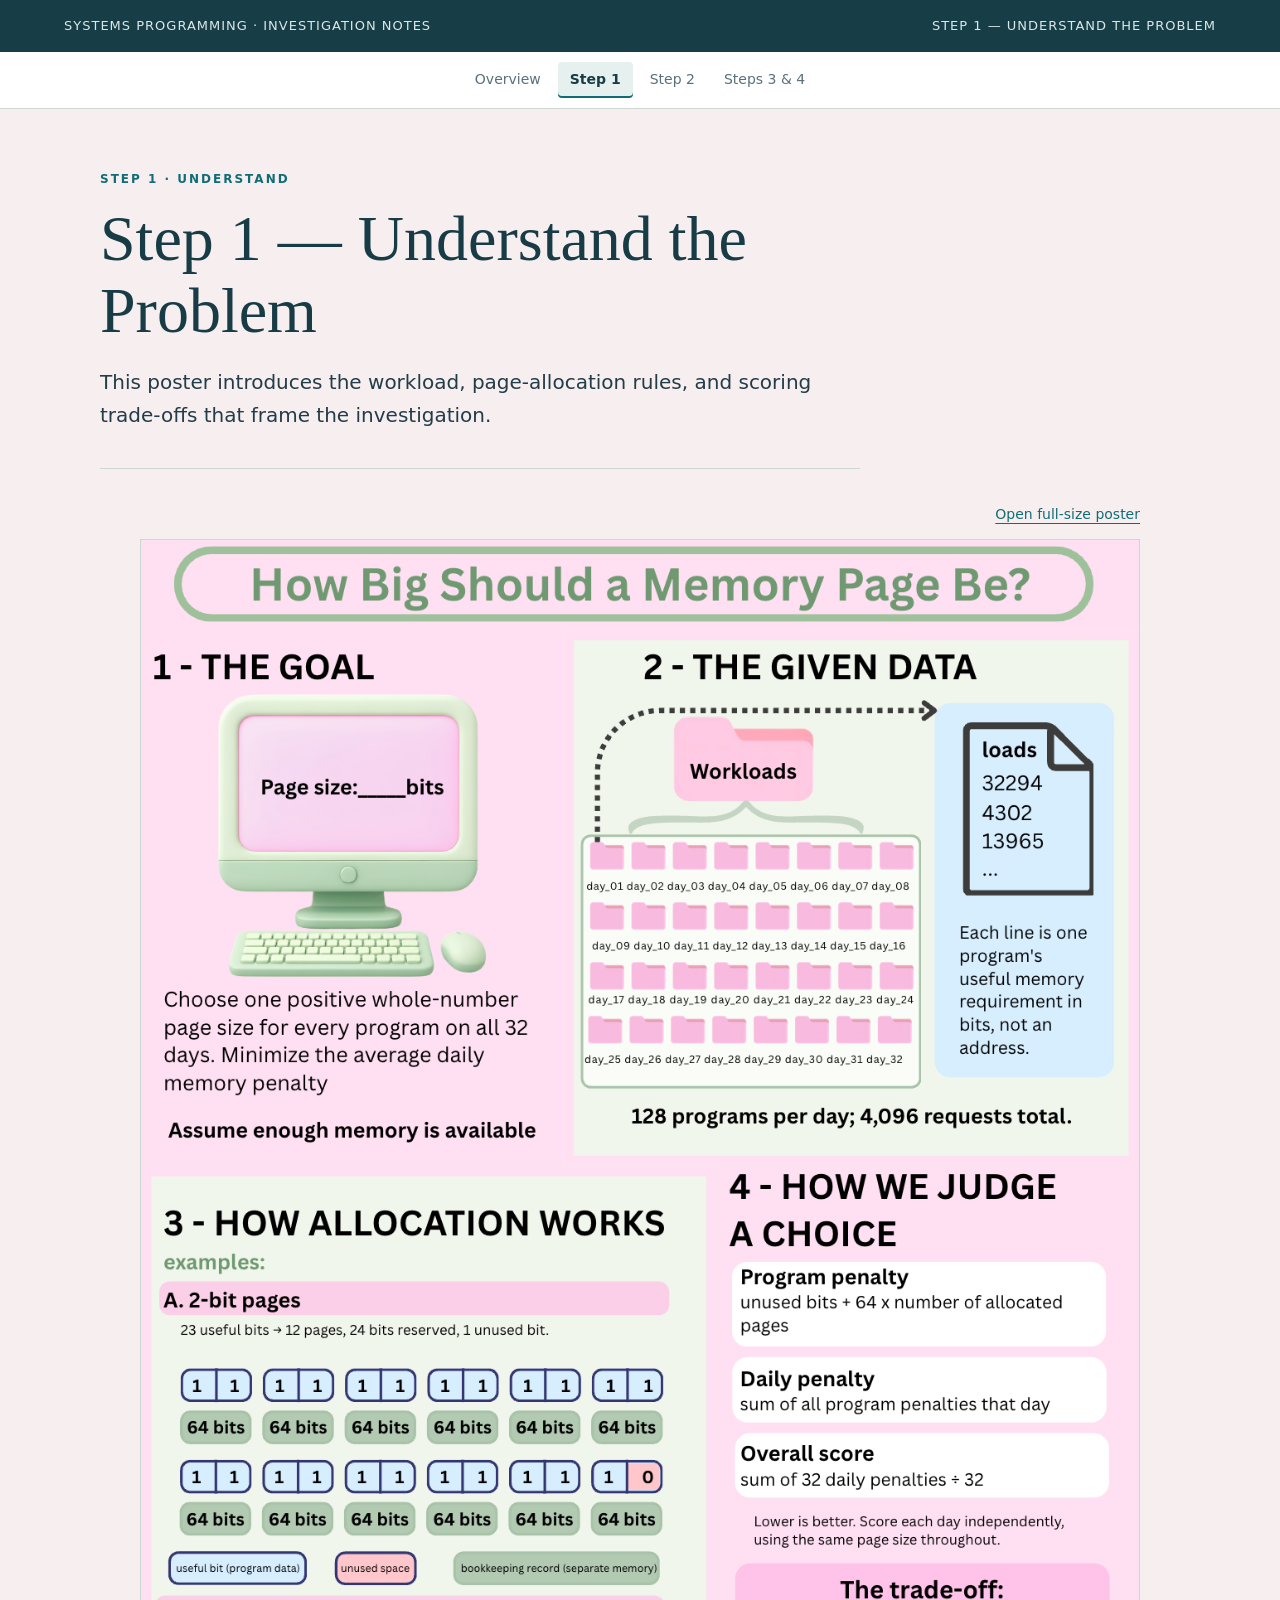
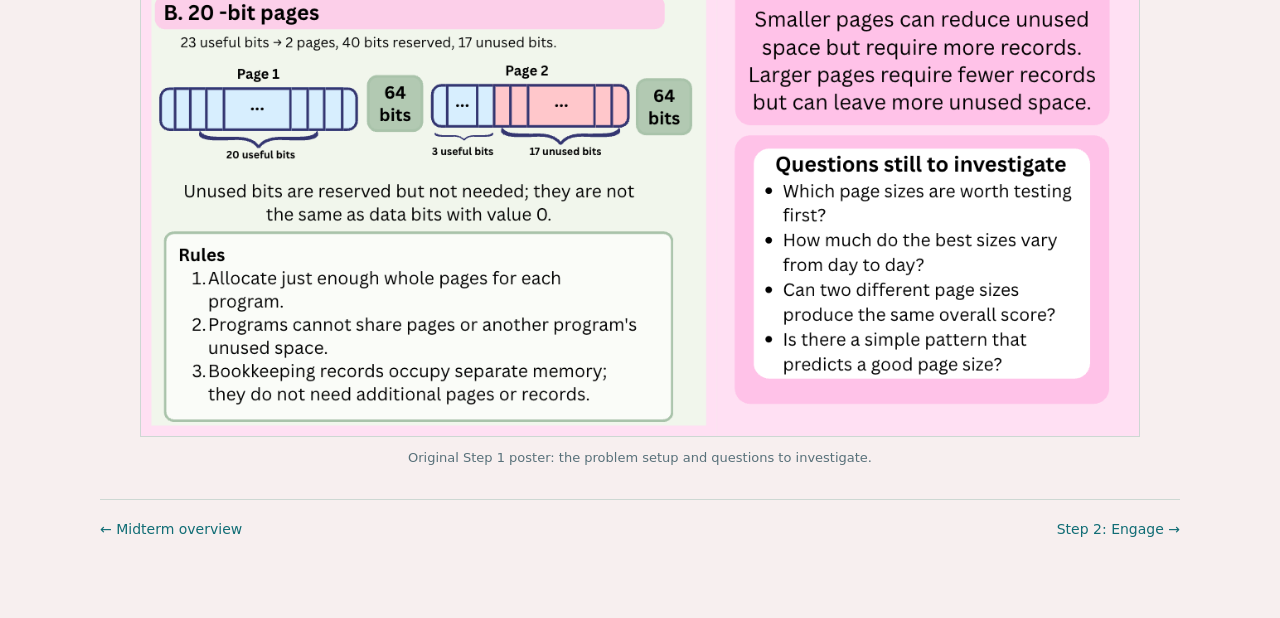
<file: step-1.html>
<!doctype html>
<html lang="en">

<head>
    <meta charset="utf-8">
    <meta name="viewport" content="width=device-width, initial-scale=1">
    <meta name="description" content="Step 1 poster: understand the memory page-size problem.">
    <title>Step 1 — Understand the Problem | Memory Page Size Investigation</title>
    <link rel="stylesheet" href="site.css">
    <style>
        .poster-view {
            width: min(100%, 1000px);
            margin: 34px auto 0;
        }

        .poster-open {
            margin: 0 0 12px;
            text-align: right;
            font-size: 14px;
        }

        .poster-image {
            display: block;
            width: 100%;
            height: auto;
            border: 1px solid var(--site-line);
            background: var(--site-paper);
        }

        .poster-caption {
            margin-top: 10px;
            color: var(--site-muted);
            font-size: 13px;
            text-align: center;
        }

        @media (max-width: 600px) {
            .poster-view {
                margin-top: 26px;
            }

            .poster-open {
                text-align: left;
            }
        }
    </style>
</head>

<body>
    <header class="top site-top">
        <span>SYSTEMS PROGRAMMING · INVESTIGATION NOTES</span>
        <span>STEP 1 — UNDERSTAND THE PROBLEM</span>
    </header>
    <nav class="site-nav" aria-label="Midterm pages">
        <a href="index.html">Overview</a>
        <a href="step-1.html" aria-current="page">Step 1</a>
        <a href="memory-page-investigation.html">Step 2</a>
        <a href="step-3.html">Steps 3 &amp; 4</a>
    </nav>

    <main class="step-main">
        <section class="step-hero" aria-labelledby="page-title">
            <p class="site-eyebrow">Step 1 · Understand</p>
            <h1 id="page-title">Step 1 — Understand the Problem</h1>
            <p class="step-purpose">This poster introduces the workload, page-allocation rules, and scoring trade-offs that frame the investigation.</p>
        </section>

        <figure class="poster-view">
            <p class="poster-open"><a href="assets/step-1-poster.png" target="_blank" rel="noopener">Open full-size poster</a></p>
            <img class="poster-image" src="assets/step-1-poster.png" alt="Portrait poster titled “How Big Should a Memory Page Be?” It explains the goal of choosing one page size, shows the workloads folder with 32 day folders and sample loads values 32294, 4302, and 13965, illustrates 23-bit allocation with 2-bit and 20-bit pages and separate 64-bit bookkeeping records, and presents the program, daily, and overall scoring formulas, trade-off, rules, and open questions.">
            <figcaption class="poster-caption">Original Step 1 poster: the problem setup and questions to investigate.</figcaption>
        </figure>

        <nav class="step-footer" aria-label="Step navigation">
            <a href="index.html">← Midterm overview</a>
            <a href="memory-page-investigation.html">Step 2: Engage →</a>
        </nav>
    </main>
</body>

</html>
</file>
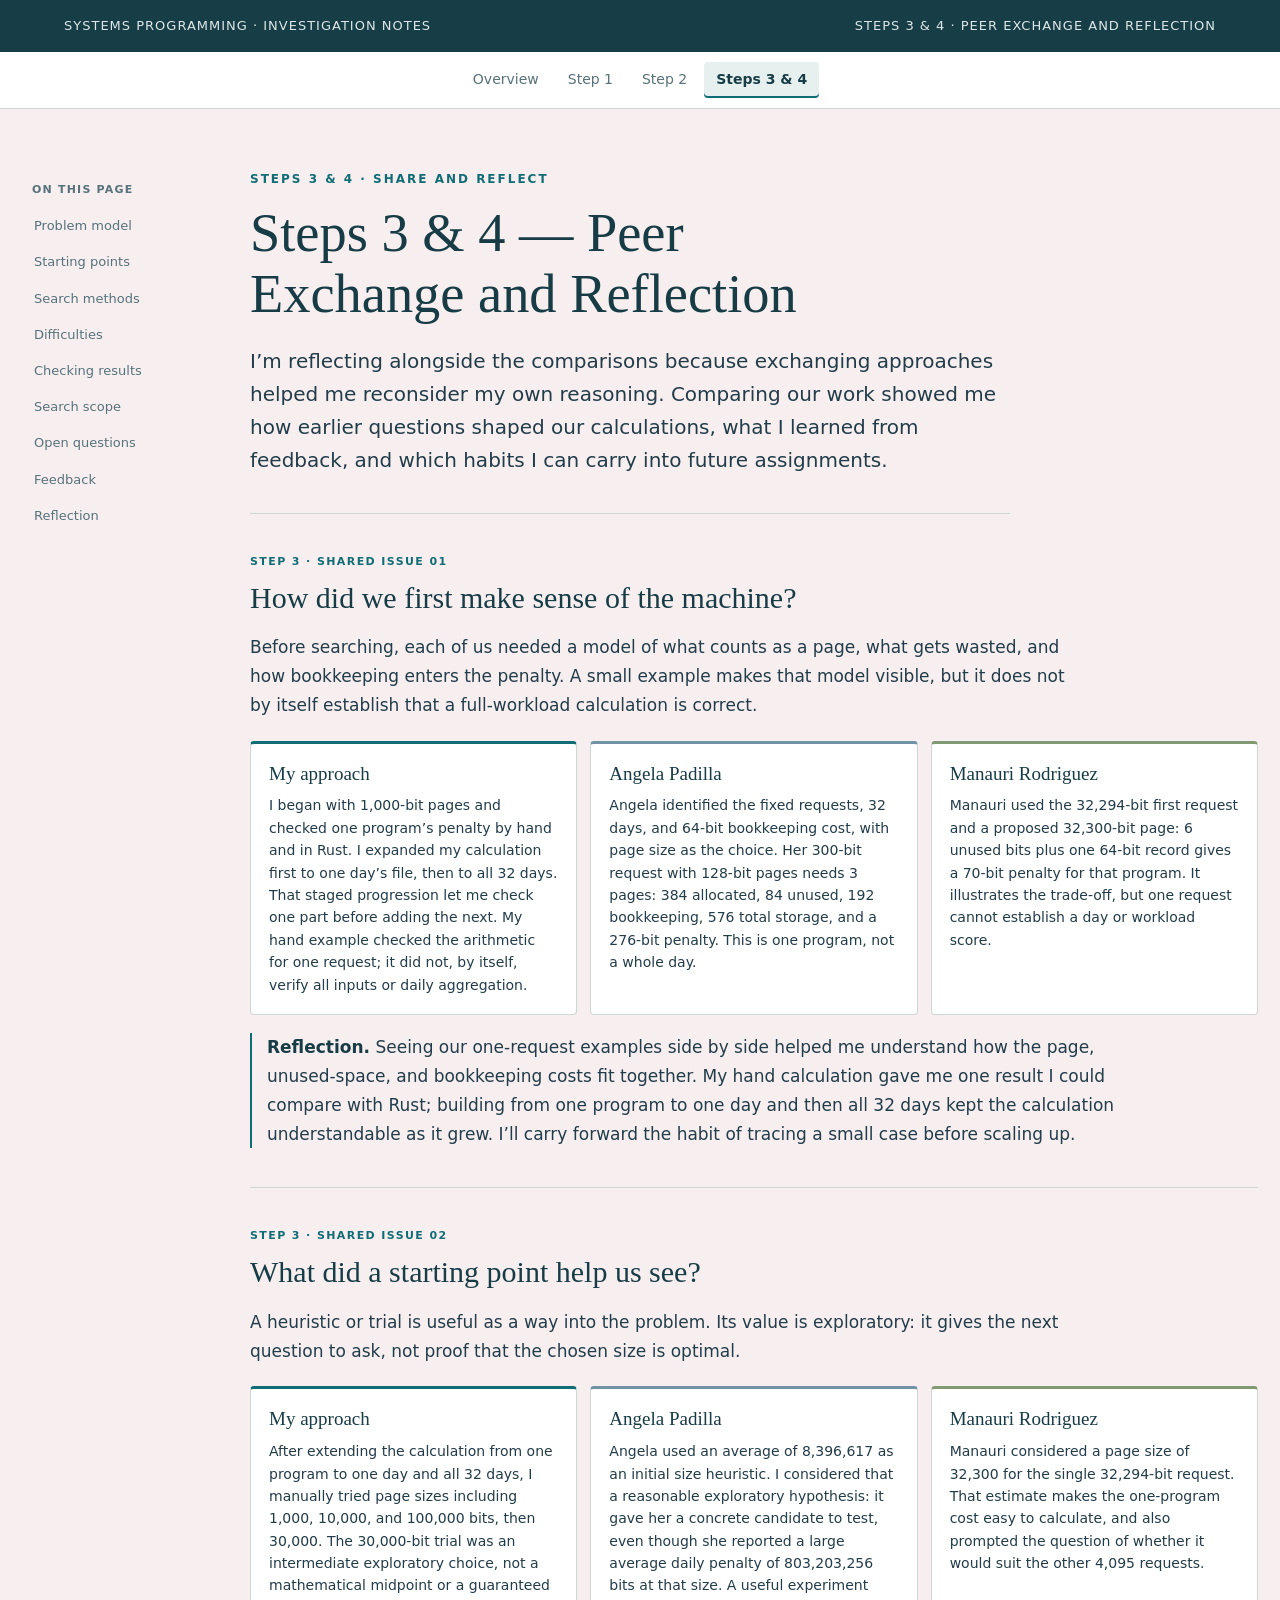
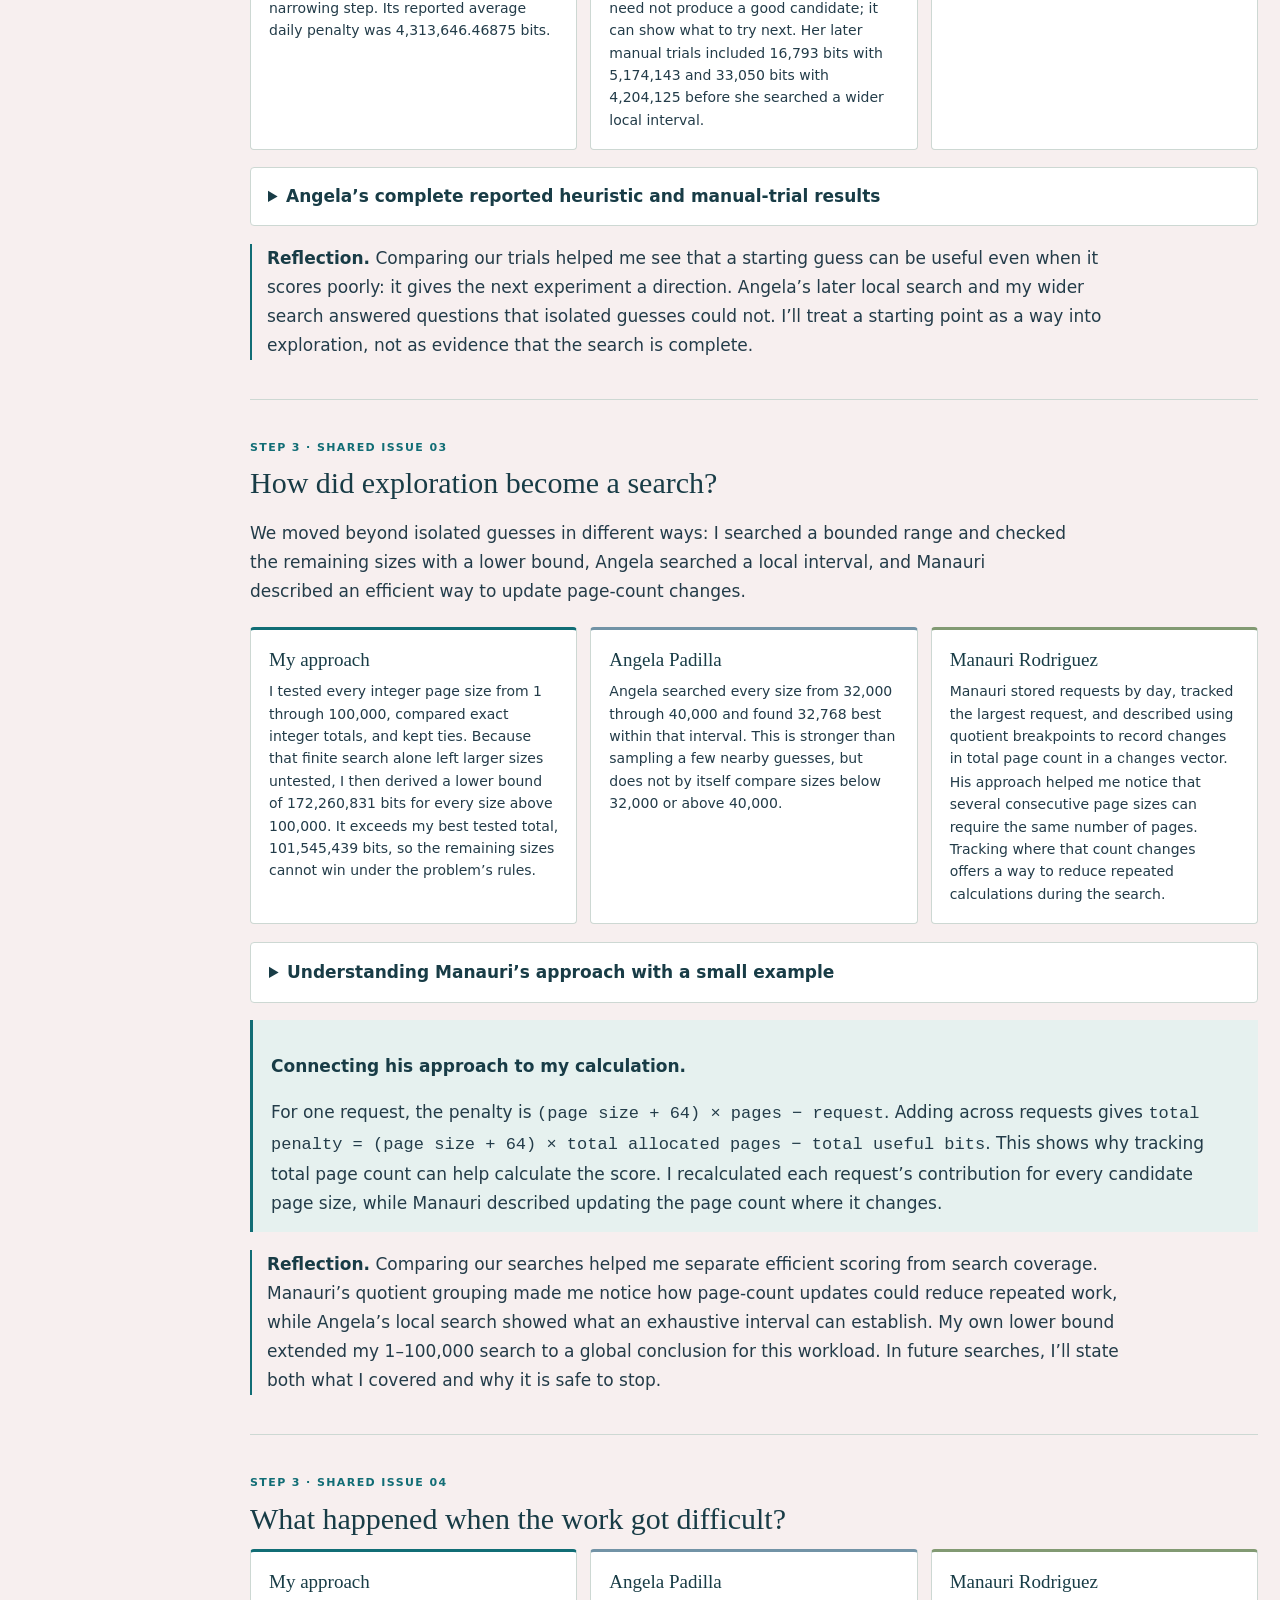
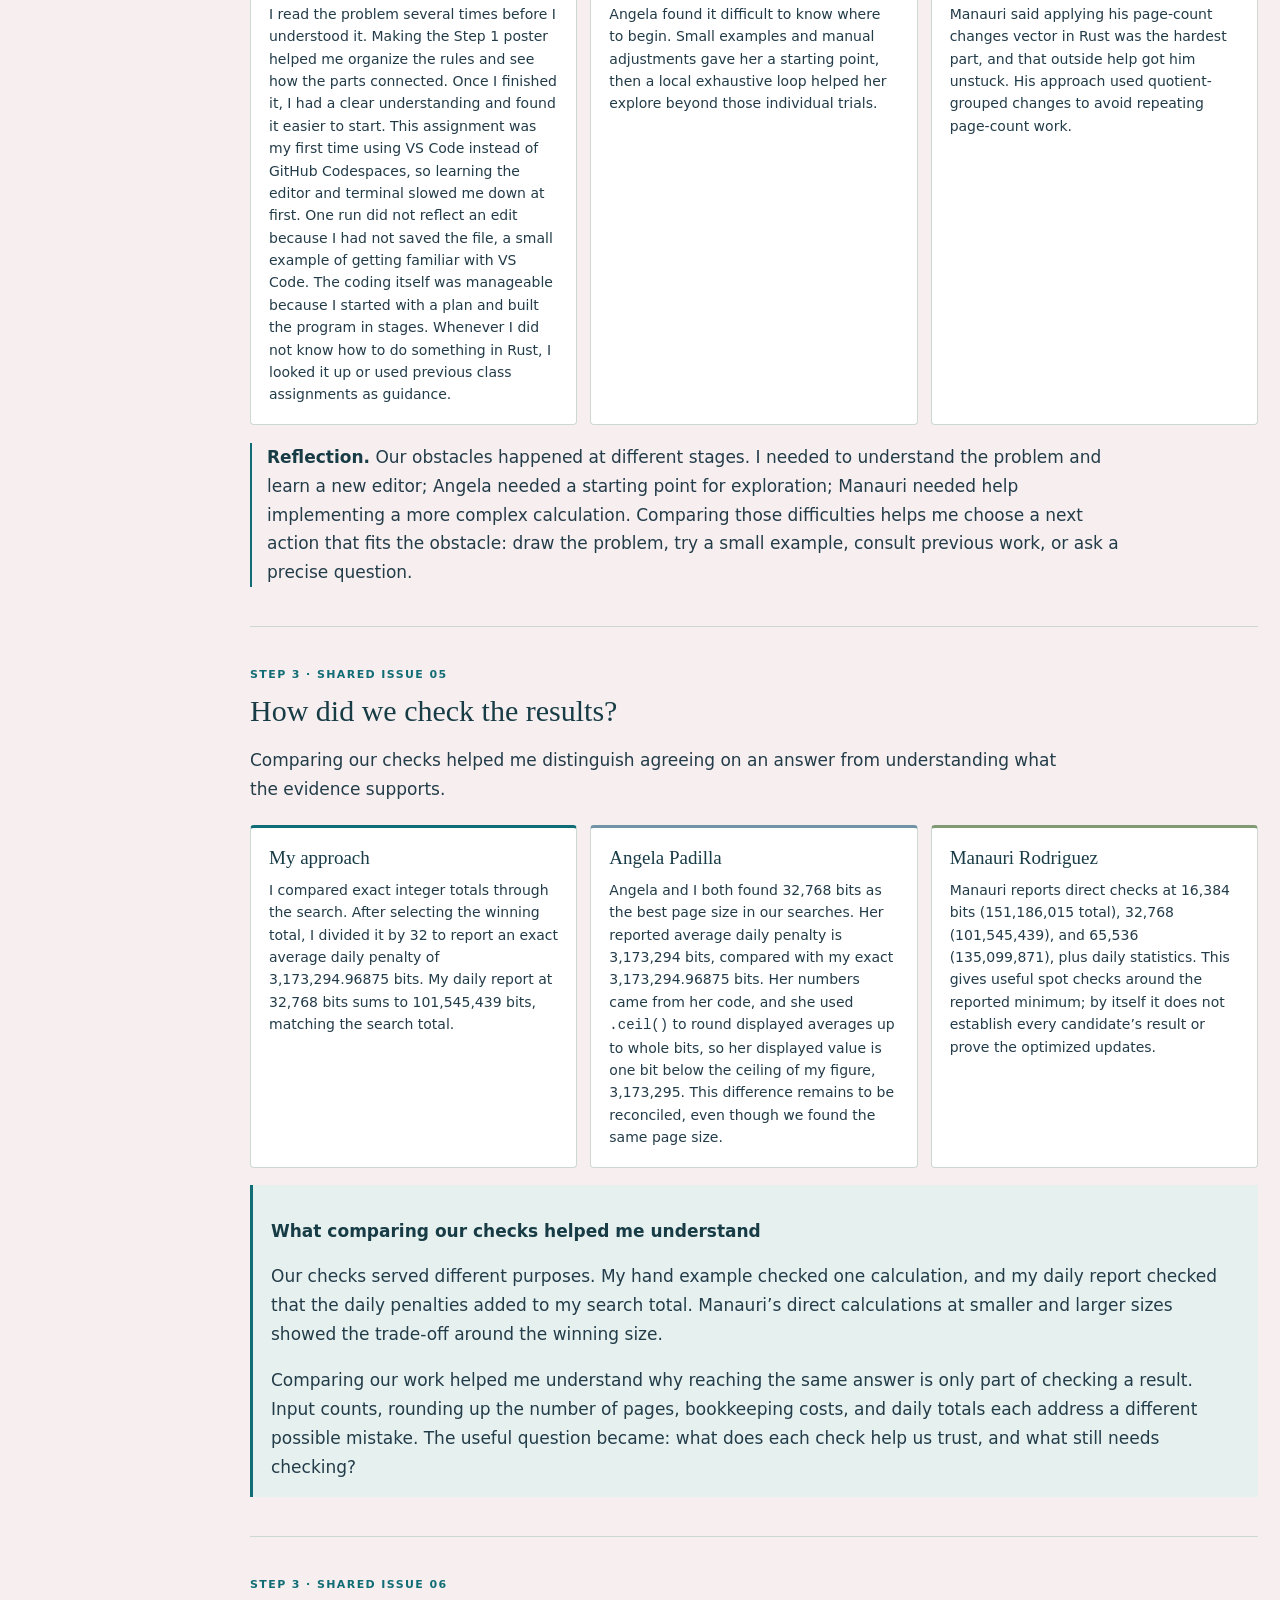
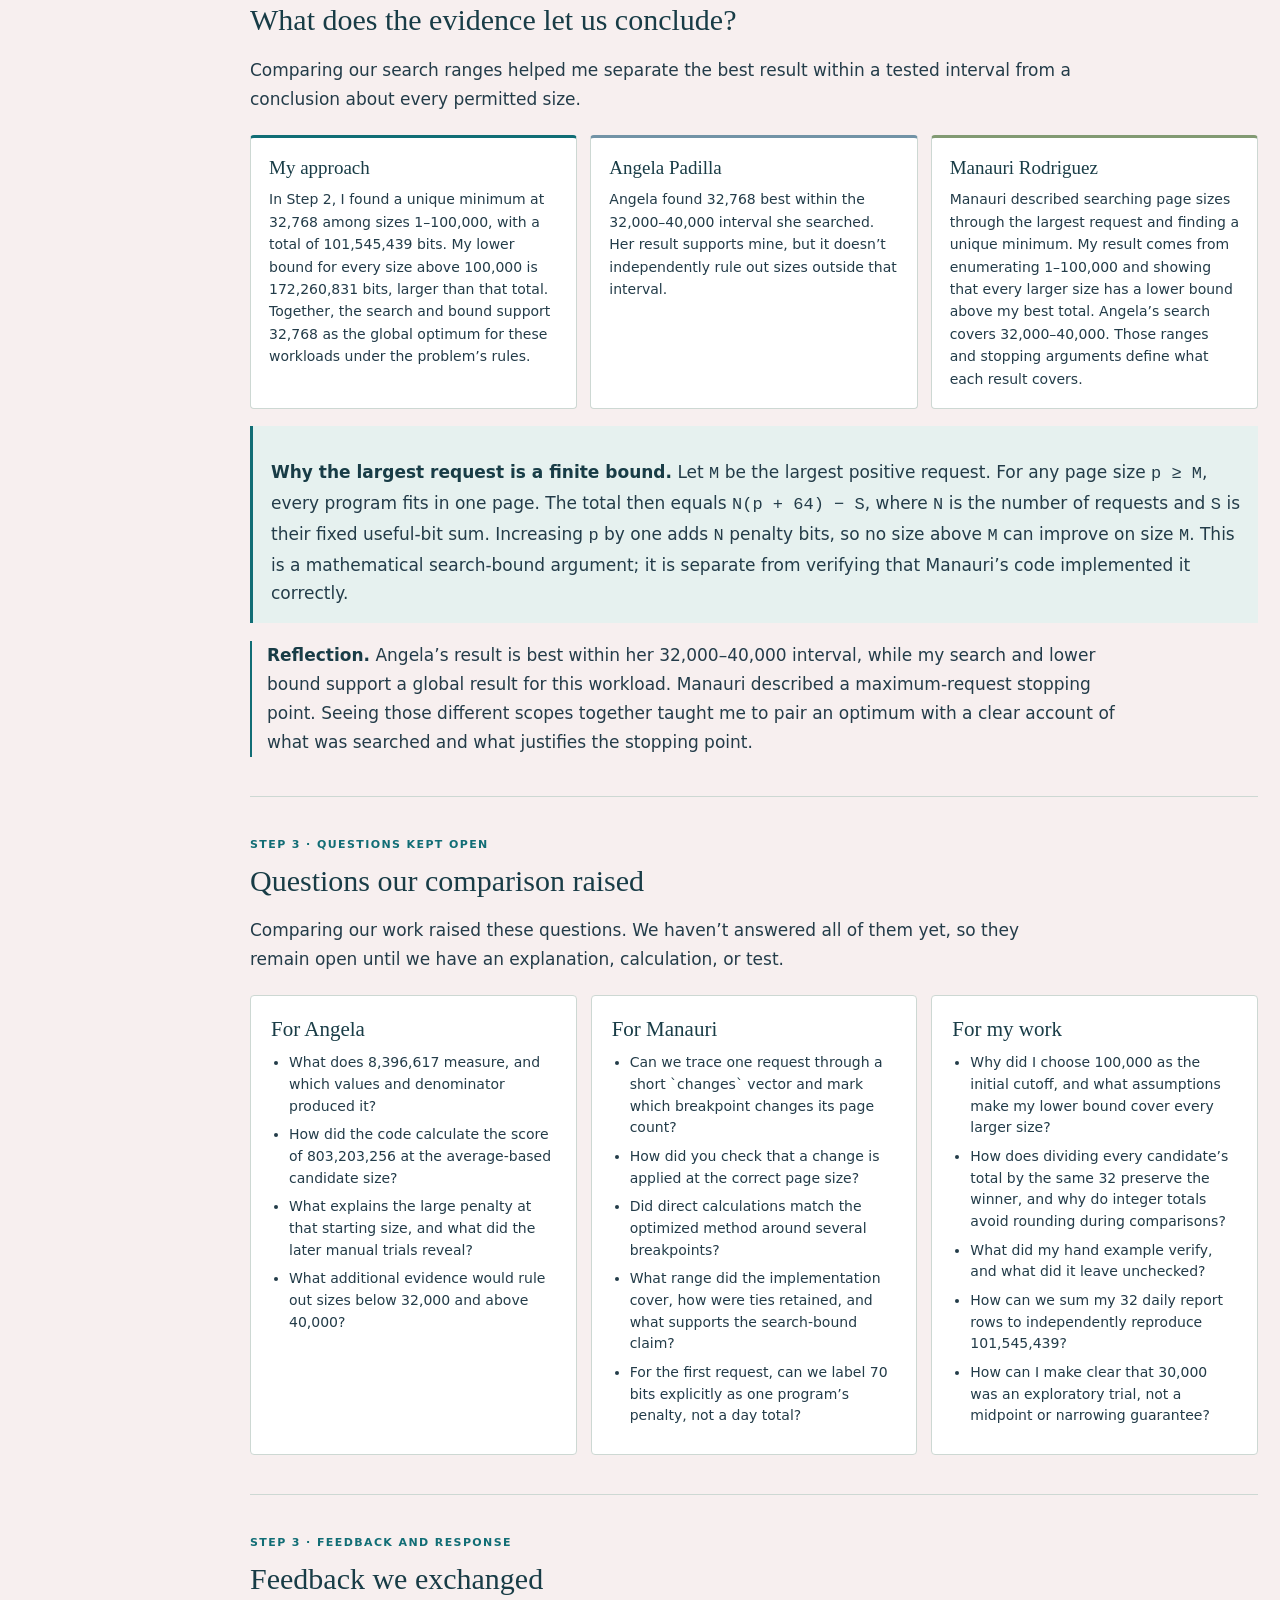
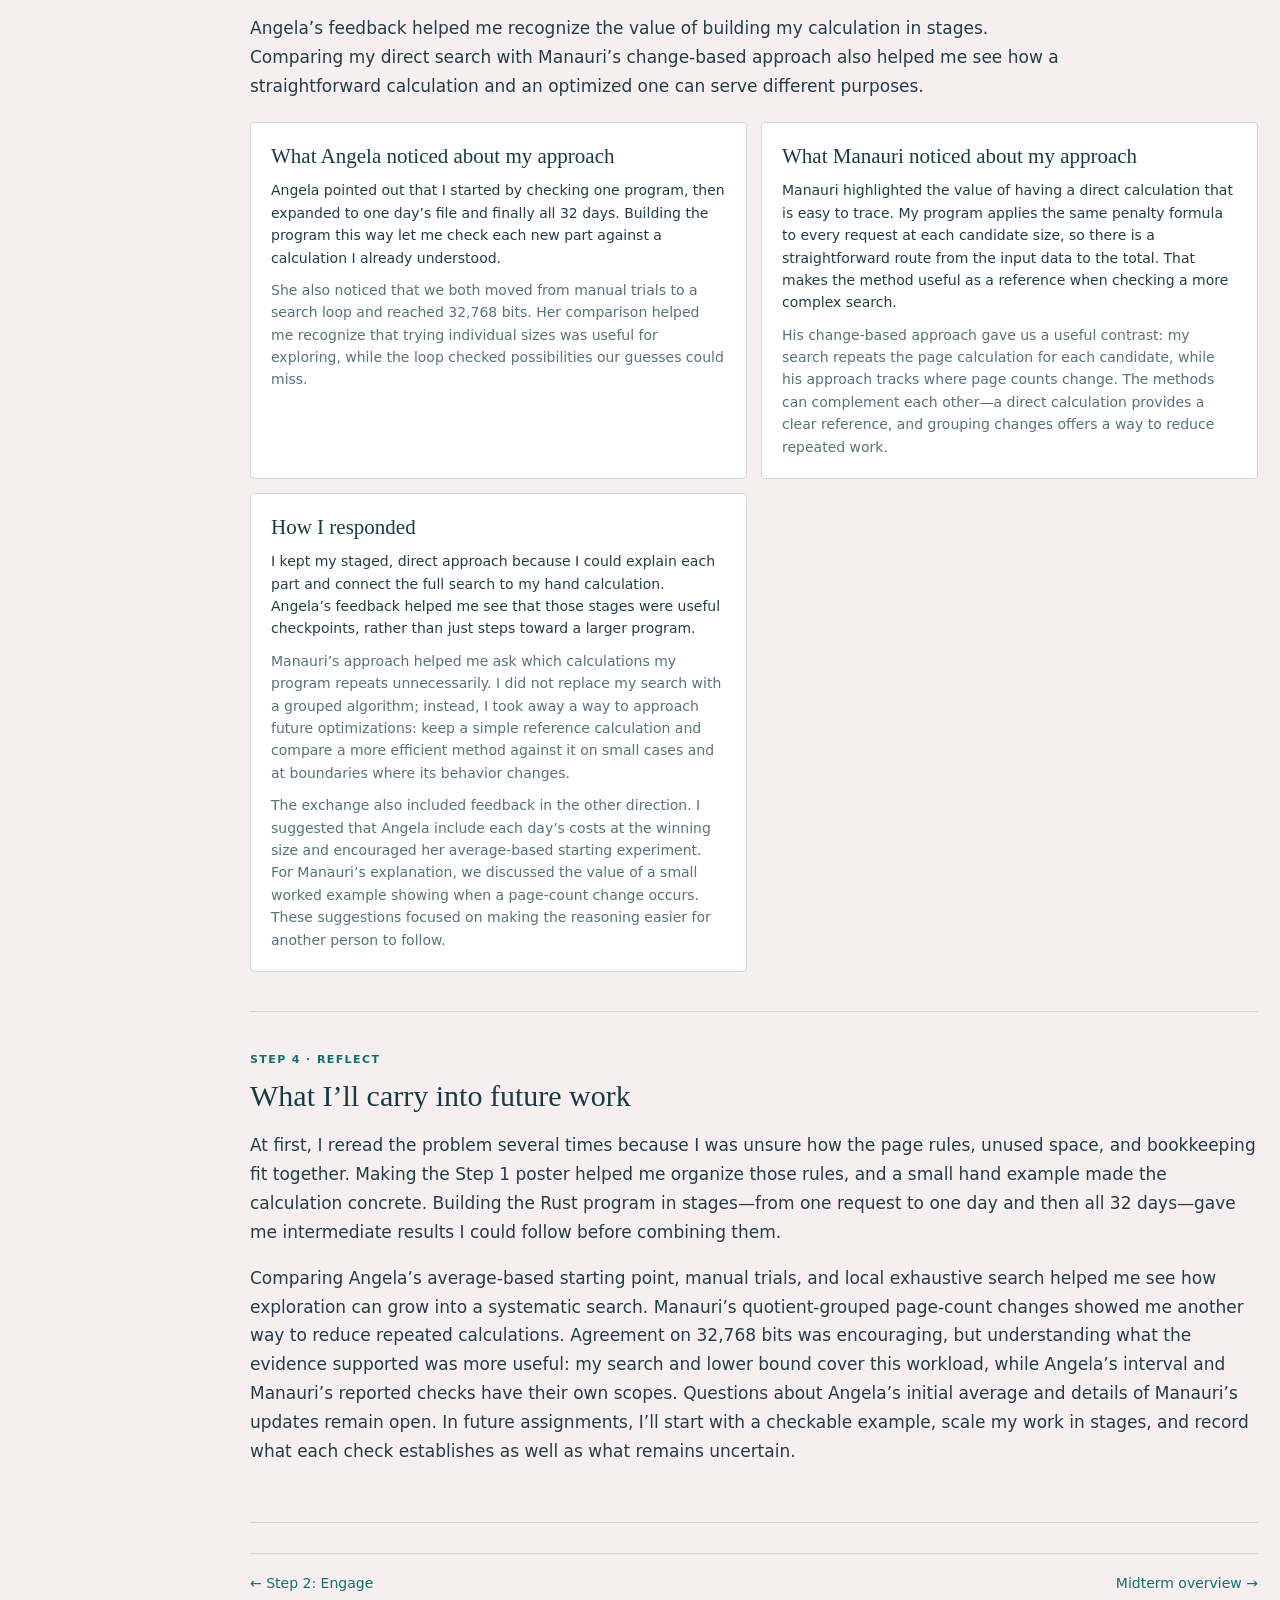
<file: step-3.html>
<!doctype html>
<html lang="en">

<head>
    <meta charset="utf-8">
    <meta name="viewport" content="width=device-width, initial-scale=1">
    <meta name="description" content="Steps 3 and 4: compare approaches with Angela Padilla and Manauri Rodriguez, reflect on what I learned, and identify habits to carry forward.">
    <title>Steps 3 &amp; 4 — Peer Exchange and Reflection | Memory Page Size Investigation</title>
    <link rel="stylesheet" href="site.css">
    <style>
        .step-main {
            width: min(100% - 44px, 1420px);
        }

        .step-layout {
            display: grid;
            grid-template-columns: 190px minmax(0, 1fr);
            align-items: start;
            gap: 38px;
        }

        .page-sidebar {
            position: sticky;
            top: 18px;
            align-self: start;
            max-height: calc(100vh - 36px);
            overflow-y: auto;
            padding: 12px 0;
        }

        .page-sidebar-title {
            margin: 0 0 10px 10px;
            color: var(--site-muted);
            font-size: 11px;
            font-weight: 750;
            letter-spacing: 1.2px;
            text-transform: uppercase;
        }

        .page-sidebar nav {
            display: grid;
            gap: 2px;
        }

        .page-sidebar a {
            display: block;
            padding: 8px 10px;
            border-left: 2px solid transparent;
            color: var(--site-muted);
            font-size: 13px;
            line-height: 1.4;
            text-decoration: none;
        }

        .page-sidebar a:hover,
        .page-sidebar a[aria-current="location"] {
            border-left-color: var(--site-teal);
            background: var(--site-teal-soft);
            color: var(--site-ink);
        }

        .page-content {
            min-width: 0;
        }

        .step-hero h1 {
            max-width: 24ch;
            font-size: 3.4rem;
        }

        .share-section h2 {
            scroll-margin-top: 100px;
        }

        .reflection-note {
            max-width: 82ch;
            margin: 18px 0 0;
            padding-left: 15px;
            border-left: 2px solid var(--site-teal);
        }

        .reflection-note strong {
            color: var(--site-ink);
        }

        .share-section {
            padding: 39px 0;
            border-bottom: 1px solid var(--site-line);
        }

        .share-section h2 {
            margin: 0 0 12px;
            color: var(--site-ink);
            font: 400 30px/1.25 var(--site-serif);
        }

        .section-lead {
            max-width: 76ch;
            margin-bottom: 21px;
        }

        .issue-label {
            display: block;
            margin-bottom: 7px;
            color: var(--site-teal);
            font-size: 11px;
            font-weight: 750;
            letter-spacing: 1.4px;
            text-transform: uppercase;
        }

        .comparison-grid {
            display: grid;
            grid-template-columns: repeat(3, minmax(0, 1fr));
            gap: 13px;
        }

        .perspective {
            min-width: 0;
            padding: 18px;
            border: 1px solid var(--site-line);
            border-top: 3px solid var(--site-teal);
            border-radius: 4px;
            background: var(--site-paper);
        }

        .perspective:nth-child(2) {
            border-top-color: #7293a6;
        }

        .perspective:nth-child(3) {
            border-top-color: #829a73;
        }

        .perspective h3 {
            margin: 0 0 8px;
            color: var(--site-ink);
            font: 400 19px/1.3 var(--site-serif);
        }

        .perspective p {
            margin: 0;
            font-size: 14px;
            line-height: 1.6;
        }

        .callout {
            margin-top: 17px;
            padding: 15px 18px;
            border-left: 3px solid var(--site-teal);
            background: var(--site-teal-soft);
        }

        .callout p:last-child {
            margin-bottom: 0;
        }

        .callout.warning {
            border-left-color: var(--site-gold);
            background: #fff8ed;
        }

        .callout strong {
            color: var(--site-ink);
        }

        .example-details {
            margin-top: 18px;
            border: 1px solid var(--site-line);
            border-radius: 4px;
            background: var(--site-paper);
        }

        .example-details summary {
            padding: 15px 18px;
            color: var(--site-ink);
            cursor: pointer;
            font-weight: 700;
        }

        .example-body {
            padding: 0 18px 18px;
        }

        .example-body p {
            max-width: 76ch;
        }

        .breakpoint-table-wrap {
            overflow-x: auto;
            border: 1px solid var(--site-line);
            border-radius: 4px;
            background: var(--site-paper);
        }

        .breakpoint-table {
            width: 100%;
            border-collapse: collapse;
            font-size: 14px;
            font-variant-numeric: tabular-nums;
            text-align: left;
        }

        .breakpoint-table th,
        .breakpoint-table td {
            padding: 10px 13px;
            border-bottom: 1px solid var(--site-line);
        }

        .breakpoint-table th {
            color: var(--site-muted);
            font-size: 12px;
        }

        .breakpoint-table tr:last-child td {
            border-bottom: 0;
        }

        .trial-record {
            margin-top: 17px;
            border: 1px solid var(--site-line);
            border-radius: 4px;
            background: var(--site-paper);
        }

        .trial-record summary {
            padding: 14px 17px;
            color: var(--site-ink);
            cursor: pointer;
            font-weight: 700;
        }

        .trial-record .breakpoint-table-wrap {
            margin: 0 15px 15px;
        }

        .trial-record-note {
            margin: 0 15px 14px;
            color: var(--site-muted);
            font-size: 13px;
        }

        .question-groups {
            display: grid;
            grid-template-columns: repeat(3, minmax(0, 1fr));
            gap: 14px;
        }

        .feedback-grid {
            display: grid;
            grid-template-columns: repeat(2, minmax(0, 1fr));
            gap: 14px;
        }

        .question-group,
        .feedback-proposal {
            min-width: 0;
            padding: 20px;
            border: 1px solid var(--site-line);
            border-radius: 4px;
            background: var(--site-paper);
        }

        .question-group h3,
        .feedback-proposal h3 {
            margin: 0 0 9px;
            color: var(--site-ink);
            font: 400 21px/1.3 var(--site-serif);
        }

        .question-group ul {
            margin: 0;
            padding-left: 18px;
        }

        .question-group li {
            margin: 7px 0;
            font-size: 14px;
            line-height: 1.55;
        }

        .feedback-proposal p {
            margin: 0;
            font-size: 14px;
            line-height: 1.6;
        }

        .feedback-proposal p + p {
            margin-top: 10px;
            color: var(--site-muted);
        }

        .reflection-section {
            scroll-margin-top: 100px;
        }

        @media (max-width: 1050px) {
            .step-layout {
                grid-template-columns: 1fr;
                gap: 10px;
            }

            .page-sidebar {
                position: sticky;
                top: 0;
                z-index: 5;
                max-height: none;
                margin: 0 -22px;
                padding: 9px 22px;
                border-bottom: 1px solid var(--site-line);
                background: var(--site-canvas);
            }

            .page-sidebar nav {
                display: flex;
                gap: 4px;
                overflow-x: auto;
            }

            .page-sidebar a {
                flex: 0 0 auto;
                white-space: nowrap;
            }

            .comparison-grid,
            .question-groups {
                grid-template-columns: repeat(2, minmax(0, 1fr));
            }
        }

        @media (max-width: 760px) {
            .step-main {
                width: min(100% - 36px, 680px);
            }

            .step-hero h1 {
                font-size: 2.5rem;
            }

            .share-section {
                padding: 31px 0;
            }

            .share-section h2 {
                font-size: 26px;
            }

            .comparison-grid,
            .question-groups,
            .feedback-grid {
                grid-template-columns: 1fr;
            }

            .page-sidebar {
                margin-right: -18px;
                margin-left: -18px;
                padding-right: 18px;
                padding-left: 18px;
            }

            .question-group,
            .feedback-proposal {
                padding: 17px;
            }

            .callout {
                padding: 14px 15px;
            }
        }
    </style>
</head>

<body>
    <header class="top site-top">
        <span>SYSTEMS PROGRAMMING · INVESTIGATION NOTES</span>
        <span>STEPS 3 &amp; 4 · PEER EXCHANGE AND REFLECTION</span>
    </header>
    <nav class="site-nav" aria-label="Midterm steps">
        <a href="index.html">Overview</a>
        <a href="step-1.html">Step 1</a>
        <a href="memory-page-investigation.html">Step 2</a>
        <a href="step-3.html" aria-current="page">Steps 3 &amp; 4</a>
    </nav>

    <main class="step-main">
        <div class="step-layout">
            <aside class="page-sidebar" aria-labelledby="page-nav-title">
                <p class="page-sidebar-title" id="page-nav-title">On this page</p>
                <nav aria-label="Page sections">
                    <a href="#model-title">Problem model</a>
                    <a href="#starting-title">Starting points</a>
                    <a href="#search-title">Search methods</a>
                    <a href="#difficulty-title">Difficulties</a>
                    <a href="#checks-title">Checking results</a>
                    <a href="#scope-title">Search scope</a>
                    <a href="#discussion-title">Open questions</a>
                    <a href="#feedback-title">Feedback</a>
                    <a href="#reflection-title">Reflection</a>
                </nav>
            </aside>
            <div class="page-content">
                <section class="step-hero" aria-labelledby="page-title">
                    <p class="site-eyebrow">Steps 3 &amp; 4 · Share and reflect</p>
                    <h1 id="page-title">Steps 3 &amp; 4 — Peer Exchange and Reflection</h1>
                    <p class="step-purpose">I’m reflecting alongside the comparisons because exchanging approaches helped me reconsider my own reasoning. Comparing our work showed me how earlier questions shaped our calculations, what I learned from feedback, and which habits I can carry into future assignments.</p>
                </section>

        <section class="share-section" aria-labelledby="model-title">
            <span class="issue-label">Step 3 · Shared issue 01</span>
            <h2 id="model-title">How did we first make sense of the machine?</h2>
            <p class="section-lead">Before searching, each of us needed a model of what counts as a page, what gets wasted, and how bookkeeping enters the penalty. A small example makes that model visible, but it does not by itself establish that a full-workload calculation is correct.</p>
            <div class="comparison-grid">
                <article class="perspective">
                    <h3>My approach</h3>
                    <p>I began with 1,000-bit pages and checked one program’s penalty by hand and in Rust. I expanded my calculation first to one day’s file, then to all 32 days. That staged progression let me check one part before adding the next. My hand example checked the arithmetic for one request; it did not, by itself, verify all inputs or daily aggregation.</p>
                </article>
                <article class="perspective">
                    <h3>Angela Padilla</h3>
                    <p>Angela identified the fixed requests, 32 days, and 64-bit bookkeeping cost, with page size as the choice. Her 300-bit request with 128-bit pages needs 3 pages: 384 allocated, 84 unused, 192 bookkeeping, 576 total storage, and a 276-bit penalty. This is one program, not a whole day.</p>
                </article>
                <article class="perspective">
                    <h3>Manauri Rodriguez</h3>
                    <p>Manauri used the 32,294-bit first request and a proposed 32,300-bit page: 6 unused bits plus one 64-bit record gives a 70-bit penalty for that program. It illustrates the trade-off, but one request cannot establish a day or workload score.</p>
                </article>
            </div>
            <p class="reflection-note"><strong>Reflection.</strong> Seeing our one-request examples side by side helped me understand how the page, unused-space, and bookkeeping costs fit together. My hand calculation gave me one result I could compare with Rust; building from one program to one day and then all 32 days kept the calculation understandable as it grew. I’ll carry forward the habit of tracing a small case before scaling up.</p>
        </section>

        <section class="share-section" aria-labelledby="starting-title">
            <span class="issue-label">Step 3 · Shared issue 02</span>
            <h2 id="starting-title">What did a starting point help us see?</h2>
            <p class="section-lead">A heuristic or trial is useful as a way into the problem. Its value is exploratory: it gives the next question to ask, not proof that the chosen size is optimal.</p>
            <div class="comparison-grid">
                <article class="perspective">
                    <h3>My approach</h3>
                    <p>After extending the calculation from one program to one day and all 32 days, I manually tried page sizes including 1,000, 10,000, and 100,000 bits, then 30,000. The 30,000-bit trial was an intermediate exploratory choice, not a mathematical midpoint or a guaranteed narrowing step. Its reported average daily penalty was 4,313,646.46875 bits.</p>
                </article>
                <article class="perspective">
                    <h3>Angela Padilla</h3>
                    <p>Angela used an average of 8,396,617 as an initial size heuristic. I considered that a reasonable exploratory hypothesis: it gave her a concrete candidate to test, even though she reported a large average daily penalty of 803,203,256 bits at that size. A useful experiment need not produce a good candidate; it can show what to try next. Her later manual trials included 16,793 bits with 5,174,143 and 33,050 bits with 4,204,125 before she searched a wider local interval.</p>
                </article>
                <article class="perspective">
                    <h3>Manauri Rodriguez</h3>
                    <p>Manauri considered a page size of 32,300 for the single 32,294-bit request. That estimate makes the one-program cost easy to calculate, and also prompted the question of whether it would suit the other 4,095 requests.</p>
                </article>
            </div>
            <details class="trial-record">
                <summary>Angela’s complete reported heuristic and manual-trial results</summary>
                <div class="breakpoint-table-wrap">
                    <table class="breakpoint-table">
                        <thead>
                            <tr><th scope="col">Candidate page size</th><th scope="col">Reported average daily penalty (bits)</th></tr>
                        </thead>
                        <tbody>
                            <tr><td>Overall average as page size</td><td>803,203,256</td></tr>
                            <tr><td>Overall average ÷ 2</td><td>400,829,630</td></tr>
                            <tr><td>Overall average ÷ 10</td><td>79,933,671</td></tr>
                            <tr><td>Overall average ÷ 50</td><td>15,590,110</td></tr>
                            <tr><td>Overall average ÷ 100</td><td>7,899,225</td></tr>
                            <tr><td>Overall average ÷ 500; also reported for 16,793 bits</td><td>5,174,143</td></tr>
                            <tr><td>Overall average ÷ 1,000</td><td>8,725,364</td></tr>
                            <tr><td>16,000 bits</td><td>5,362,877</td></tr>
                            <tr><td>20,000 bits</td><td>4,794,147</td></tr>
                            <tr><td>30,000 bits</td><td>4,313,647</td></tr>
                            <tr><td>32,000 bits</td><td>4,273,845</td></tr>
                            <tr><td>32,500 bits</td><td>4,299,216</td></tr>
                            <tr><td>33,000 bits</td><td>4,221,949</td></tr>
                            <tr><td>33,001 bits</td><td>4,221,518</td></tr>
                            <tr><td>33,049 bits</td><td>4,210,863</td></tr>
                            <tr><td>33,050 bits</td><td>4,204,125</td></tr>
                            <tr><td>33,051 bits</td><td>4,210,838</td></tr>
                            <tr><td>33,100 bits</td><td>4,233,139</td></tr>
                            <tr><td>32,768 bits; best in her exhaustive 32,000–40,000 search</td><td>3,173,294</td></tr>
                        </tbody>
                    </table>
                </div>
                <p class="trial-record-note">Angela’s numbers came from her code, and she used <code>.ceil()</code> to round the displayed averages up to whole bits.</p>
            </details>
            <p class="reflection-note"><strong>Reflection.</strong> Comparing our trials helped me see that a starting guess can be useful even when it scores poorly: it gives the next experiment a direction. Angela’s later local search and my wider search answered questions that isolated guesses could not. I’ll treat a starting point as a way into exploration, not as evidence that the search is complete.</p>
        </section>

        <section class="share-section" aria-labelledby="search-title">
            <span class="issue-label">Step 3 · Shared issue 03</span>
            <h2 id="search-title">How did exploration become a search?</h2>
            <p class="section-lead">We moved beyond isolated guesses in different ways: I searched a bounded range and checked the remaining sizes with a lower bound, Angela searched a local interval, and Manauri described an efficient way to update page-count changes.</p>
            <div class="comparison-grid">
                <article class="perspective">
                    <h3>My approach</h3>
                    <p>I tested every integer page size from 1 through 100,000, compared exact integer totals, and kept ties. Because that finite search alone left larger sizes untested, I then derived a lower bound of 172,260,831 bits for every size above 100,000. It exceeds my best tested total, 101,545,439 bits, so the remaining sizes cannot win under the problem’s rules.</p>
                </article>
                <article class="perspective">
                    <h3>Angela Padilla</h3>
                    <p>Angela searched every size from 32,000 through 40,000 and found 32,768 best within that interval. This is stronger than sampling a few nearby guesses, but does not by itself compare sizes below 32,000 or above 40,000.</p>
                </article>
                <article class="perspective">
                    <h3>Manauri Rodriguez</h3>
                    <p>Manauri stored requests by day, tracked the largest request, and described using quotient breakpoints to record changes in total page count in a <code>changes</code> vector. His approach helped me notice that several consecutive page sizes can require the same number of pages. Tracking where that count changes offers a way to reduce repeated calculations during the search.</p>
                </article>
            </div>

            <details class="example-details">
                <summary>Understanding Manauri’s approach with a small example</summary>
                <div class="example-body">
                    <p>To understand the idea in Manauri’s explanation, I can follow what happens to one 23-bit request as the page size increases.</p>
                    <p>For this request, the page count is <code>ceil(23 / page_size)</code>. At page sizes 8, 9, 10, and 11, it remains 3 pages; at size 12, it drops to 2. With positive integer inputs in a language that truncates integer division, the ceiling can be written <code>(request + page_size - 1) / page_size</code>. The parentheses ensure the addition happens before division.</p>
                    <div class="breakpoint-table-wrap">
                        <table class="breakpoint-table">
                            <thead>
                                <tr><th scope="col">Page size</th><th scope="col">Pages</th><th scope="col">Unused bits</th><th scope="col">Records</th><th scope="col">Penalty</th></tr>
                            </thead>
                            <tbody>
                                <tr><td>8</td><td>3</td><td>1</td><td>3 × 64</td><td>193</td></tr>
                                <tr><td>9</td><td>3</td><td>4</td><td>3 × 64</td><td>196</td></tr>
                                <tr><td>10</td><td>3</td><td>7</td><td>3 × 64</td><td>199</td></tr>
                                <tr><td>11</td><td>3</td><td>10</td><td>3 × 64</td><td>202</td></tr>
                                <tr><td>12</td><td>2</td><td>1</td><td>2 × 64</td><td>129</td></tr>
                            </tbody>
                        </table>
                    </div>
                    <p>This shows how several consecutive page sizes can need the same number of pages, offering an opportunity to reduce repeated calculations. The penalty still changes while the page count stays constant: from sizes 8 through 11, allocated space rises while bookkeeping stays fixed, so this program’s penalty rises from 193 to 202 before the page-count drop at 12.</p>
                </div>
            </details>

            <div class="callout">
                <p><strong>Connecting his approach to my calculation.</strong></p>
                <p>For one request, the penalty is <code>(page size + 64) × pages − request</code>. Adding across requests gives <code>total penalty = (page size + 64) × total allocated pages − total useful bits</code>. This shows why tracking total page count can help calculate the score. I recalculated each request’s contribution for every candidate page size, while Manauri described updating the page count where it changes.</p>
            </div>
            <p class="reflection-note"><strong>Reflection.</strong> Comparing our searches helped me separate efficient scoring from search coverage. Manauri’s quotient grouping made me notice how page-count updates could reduce repeated work, while Angela’s local search showed what an exhaustive interval can establish. My own lower bound extended my 1–100,000 search to a global conclusion for this workload. In future searches, I’ll state both what I covered and why it is safe to stop.</p>
        </section>

        <section class="share-section" aria-labelledby="difficulty-title">
            <span class="issue-label">Step 3 · Shared issue 04</span>
            <h2 id="difficulty-title">What happened when the work got difficult?</h2>
            <div class="comparison-grid">
                <article class="perspective">
                    <h3>My approach</h3>
                    <p>I read the problem several times before I understood it. Making the Step 1 poster helped me organize the rules and see how the parts connected. Once I finished it, I had a clear understanding and found it easier to start. This assignment was my first time using VS Code instead of GitHub Codespaces, so learning the editor and terminal slowed me down at first. One run did not reflect an edit because I had not saved the file, a small example of getting familiar with VS Code. The coding itself was manageable because I started with a plan and built the program in stages. Whenever I did not know how to do something in Rust, I looked it up or used previous class assignments as guidance.</p>
                </article>
                <article class="perspective">
                    <h3>Angela Padilla</h3>
                    <p>Angela found it difficult to know where to begin. Small examples and manual adjustments gave her a starting point, then a local exhaustive loop helped her explore beyond those individual trials.</p>
                </article>
                <article class="perspective">
                    <h3>Manauri Rodriguez</h3>
                    <p>Manauri said applying his page-count changes vector in Rust was the hardest part, and that outside help got him unstuck. His approach used quotient-grouped changes to avoid repeating page-count work.</p>
                </article>
            </div>
            <p class="reflection-note"><strong>Reflection.</strong> Our obstacles happened at different stages. I needed to understand the problem and learn a new editor; Angela needed a starting point for exploration; Manauri needed help implementing a more complex calculation. Comparing those difficulties helps me choose a next action that fits the obstacle: draw the problem, try a small example, consult previous work, or ask a precise question.</p>
        </section>

        <section class="share-section" aria-labelledby="checks-title">
            <span class="issue-label">Step 3 · Shared issue 05</span>
            <h2 id="checks-title">How did we check the results?</h2>
            <p class="section-lead">Comparing our checks helped me distinguish agreeing on an answer from understanding what the evidence supports.</p>
            <div class="comparison-grid">
                <article class="perspective">
                    <h3>My approach</h3>
                    <p>I compared exact integer totals through the search. After selecting the winning total, I divided it by 32 to report an exact average daily penalty of 3,173,294.96875 bits. My daily report at 32,768 bits sums to 101,545,439 bits, matching the search total.</p>
                </article>
                <article class="perspective">
                    <h3>Angela Padilla</h3>
                    <p>Angela and I both found 32,768 bits as the best page size in our searches. Her reported average daily penalty is 3,173,294 bits, compared with my exact 3,173,294.96875 bits. Her numbers came from her code, and she used <code>.ceil()</code> to round displayed averages up to whole bits, so her displayed value is one bit below the ceiling of my figure, 3,173,295. This difference remains to be reconciled, even though we found the same page size.</p>
                </article>
                <article class="perspective">
                    <h3>Manauri Rodriguez</h3>
                    <p>Manauri reports direct checks at 16,384 bits (151,186,015 total), 32,768 (101,545,439), and 65,536 (135,099,871), plus daily statistics. This gives useful spot checks around the reported minimum; by itself it does not establish every candidate’s result or prove the optimized updates.</p>
                </article>
            </div>
            <div class="callout">
                <p><strong>What comparing our checks helped me understand</strong></p>
                <p>Our checks served different purposes. My hand example checked one calculation, and my daily report checked that the daily penalties added to my search total. Manauri’s direct calculations at smaller and larger sizes showed the trade-off around the winning size.</p>
                <p>Comparing our work helped me understand why reaching the same answer is only part of checking a result. Input counts, rounding up the number of pages, bookkeeping costs, and daily totals each address a different possible mistake. The useful question became: what does each check help us trust, and what still needs checking?</p>
            </div>
        </section>

        <section class="share-section" aria-labelledby="scope-title">
            <span class="issue-label">Step 3 · Shared issue 06</span>
            <h2 id="scope-title">What does the evidence let us conclude?</h2>
            <p class="section-lead">Comparing our search ranges helped me separate the best result within a tested interval from a conclusion about every permitted size.</p>
            <div class="comparison-grid">
                <article class="perspective">
                    <h3>My approach</h3>
                    <p>In Step 2, I found a unique minimum at 32,768 among sizes 1–100,000, with a total of 101,545,439 bits. My lower bound for every size above 100,000 is 172,260,831 bits, larger than that total. Together, the search and bound support 32,768 as the global optimum for these workloads under the problem’s rules.</p>
                </article>
                <article class="perspective">
                    <h3>Angela Padilla</h3>
                    <p>Angela found 32,768 best within the 32,000–40,000 interval she searched. Her result supports mine, but it doesn’t independently rule out sizes outside that interval.</p>
                </article>
                <article class="perspective">
                    <h3>Manauri Rodriguez</h3>
                    <p>Manauri described searching page sizes through the largest request and finding a unique minimum. My result comes from enumerating 1–100,000 and showing that every larger size has a lower bound above my best total. Angela’s search covers 32,000–40,000. Those ranges and stopping arguments define what each result covers.</p>
                </article>
            </div>

            <div class="callout">
                <p><strong>Why the largest request is a finite bound.</strong> Let <code>M</code> be the largest positive request. For any page size <code>p ≥ M</code>, every program fits in one page. The total then equals <code>N(p + 64) − S</code>, where <code>N</code> is the number of requests and <code>S</code> is their fixed useful-bit sum. Increasing <code>p</code> by one adds <code>N</code> penalty bits, so no size above <code>M</code> can improve on size <code>M</code>. This is a mathematical search-bound argument; it is separate from verifying that Manauri’s code implemented it correctly.</p>
            </div>
            <p class="reflection-note"><strong>Reflection.</strong> Angela’s result is best within her 32,000–40,000 interval, while my search and lower bound support a global result for this workload. Manauri described a maximum-request stopping point. Seeing those different scopes together taught me to pair an optimum with a clear account of what was searched and what justifies the stopping point.</p>
        </section>

        <section class="share-section" aria-labelledby="discussion-title">
            <span class="issue-label">Step 3 · Questions kept open</span>
            <h2 id="discussion-title">Questions our comparison raised</h2>
                <p class="section-lead">Comparing our work raised these questions. We haven’t answered all of them yet, so they remain open until we have an explanation, calculation, or test.</p>
            <div class="question-groups">
                <article class="question-group">
                    <h3>For Angela</h3>
                    <ul>
                        <li>What does 8,396,617 measure, and which values and denominator produced it?</li>
                        <li>How did the code calculate the score of 803,203,256 at the average-based candidate size?</li>
                        <li>What explains the large penalty at that starting size, and what did the later manual trials reveal?</li>
                        <li>What additional evidence would rule out sizes below 32,000 and above 40,000?</li>
                    </ul>
                </article>
                <article class="question-group">
                    <h3>For Manauri</h3>
                    <ul>
                        <li>Can we trace one request through a short `changes` vector and mark which breakpoint changes its page count?</li>
                        <li>How did you check that a change is applied at the correct page size?</li>
                        <li>Did direct calculations match the optimized method around several breakpoints?</li>
                        <li>What range did the implementation cover, how were ties retained, and what supports the search-bound claim?</li>
                        <li>For the first request, can we label 70 bits explicitly as one program’s penalty, not a day total?</li>
                    </ul>
                </article>
                <article class="question-group">
                    <h3>For my work</h3>
                    <ul>
                        <li>Why did I choose 100,000 as the initial cutoff, and what assumptions make my lower bound cover every larger size?</li>
                        <li>How does dividing every candidate’s total by the same 32 preserve the winner, and why do integer totals avoid rounding during comparisons?</li>
                        <li>What did my hand example verify, and what did it leave unchecked?</li>
                        <li>How can we sum my 32 daily report rows to independently reproduce 101,545,439?</li>
                        <li>How can I make clear that 30,000 was an exploratory trial, not a midpoint or narrowing guarantee?</li>
                    </ul>
                </article>
            </div>
        </section>

        <section class="share-section" aria-labelledby="feedback-title">
            <span class="issue-label">Step 3 · Feedback and response</span>
            <h2 id="feedback-title">Feedback we exchanged</h2>
            <p class="section-lead">Angela’s feedback helped me recognize the value of building my calculation in stages. Comparing my direct search with Manauri’s change-based approach also helped me see how a straightforward calculation and an optimized one can serve different purposes.</p>
            <div class="feedback-grid">
                <article class="feedback-proposal">
                    <h3>What Angela noticed about my approach</h3>
                    <p>Angela pointed out that I started by checking one program, then expanded to one day’s file and finally all 32 days. Building the program this way let me check each new part against a calculation I already understood.</p>
                    <p>She also noticed that we both moved from manual trials to a search loop and reached 32,768 bits. Her comparison helped me recognize that trying individual sizes was useful for exploring, while the loop checked possibilities our guesses could miss.</p>
                </article>
                <article class="feedback-proposal">
                    <h3>What Manauri noticed about my approach</h3>
                    <p>Manauri highlighted the value of having a direct calculation that is easy to trace. My program applies the same penalty formula to every request at each candidate size, so there is a straightforward route from the input data to the total. That makes the method useful as a reference when checking a more complex search.</p>
                    <p>His change-based approach gave us a useful contrast: my search repeats the page calculation for each candidate, while his approach tracks where page counts change. The methods can complement each other—a direct calculation provides a clear reference, and grouping changes offers a way to reduce repeated work.</p>
                </article>
                <article class="feedback-proposal">
                    <h3>How I responded</h3>
                    <p>I kept my staged, direct approach because I could explain each part and connect the full search to my hand calculation. Angela’s feedback helped me see that those stages were useful checkpoints, rather than just steps toward a larger program.</p>
                    <p>Manauri’s approach helped me ask which calculations my program repeats unnecessarily. I did not replace my search with a grouped algorithm; instead, I took away a way to approach future optimizations: keep a simple reference calculation and compare a more efficient method against it on small cases and at boundaries where its behavior changes.</p>
                    <p>The exchange also included feedback in the other direction. I suggested that Angela include each day’s costs at the winning size and encouraged her average-based starting experiment. For Manauri’s explanation, we discussed the value of a small worked example showing when a page-count change occurs. These suggestions focused on making the reasoning easier for another person to follow.</p>
                </article>
            </div>
        </section>

        <section class="share-section reflection-section" aria-labelledby="reflection-title">
            <span class="issue-label">Step 4 · Reflect</span>
            <h2 id="reflection-title">What I’ll carry into future work</h2>
            <p>At first, I reread the problem several times because I was unsure how the page rules, unused space, and bookkeeping fit together. Making the Step 1 poster helped me organize those rules, and a small hand example made the calculation concrete. Building the Rust program in stages—from one request to one day and then all 32 days—gave me intermediate results I could follow before combining them.</p>
            <p>Comparing Angela’s average-based starting point, manual trials, and local exhaustive search helped me see how exploration can grow into a systematic search. Manauri’s quotient-grouped page-count changes showed me another way to reduce repeated calculations. Agreement on 32,768 bits was encouraging, but understanding what the evidence supported was more useful: my search and lower bound cover this workload, while Angela’s interval and Manauri’s reported checks have their own scopes. Questions about Angela’s initial average and details of Manauri’s updates remain open. In future assignments, I’ll start with a checkable example, scale my work in stages, and record what each check establishes as well as what remains uncertain.</p>
        </section>

        <nav class="step-footer" aria-label="Step navigation">
            <a href="memory-page-investigation.html">← Step 2: Engage</a>
            <a href="index.html">Midterm overview →</a>
        </nav>
            </div>
        </div>
    </main>
</body>

</html>
</file>
<file: site.css>
:root {
    color-scheme: light;
    --site-ink: #183c46;
    --site-body: #233c49;
    --site-muted: #58717a;
    --site-paper: #fff;
    --site-canvas: #f7efef;
    --site-line: #cdd8d3;
    --site-teal: #116d75;
    --site-teal-soft: #e6f1ef;
    --site-gold: #da8e2a;
    --site-serif: Georgia, "Times New Roman", serif;
    --site-sans: system-ui, -apple-system, BlinkMacSystemFont, "Segoe UI", sans-serif;
}

* {
    box-sizing: border-box;
}

body {
    margin: 0;
    background: var(--site-canvas);
    color: var(--site-body);
    font: 17px/1.7 var(--site-sans);
}

a {
    color: var(--site-teal);
    text-underline-offset: 4px;
}

a:focus-visible {
    outline: 3px solid var(--site-gold);
    outline-offset: 4px;
}

.top {
    min-height: 52px;
    align-items: center;
}

.site-top {
    display: flex;
    justify-content: space-between;
    gap: 20px;
    padding: 14px 5%;
    background: #173d47;
    color: #dce8e8;
    font-size: 13px;
    letter-spacing: 1px;
}

body > .site-nav {
    position: static;
    display: flex;
    justify-content: center;
    gap: 5px;
    overflow: visible;
    padding: 10px max(22px, calc((100vw - 1280px) / 2));
    border-bottom: 1px solid var(--site-line);
    background: var(--site-paper);
}

.site-nav a {
    display: block;
    padding: 8px 12px;
    border: 0;
    border-radius: 4px;
    color: var(--site-muted);
    font-size: 14px;
    line-height: 1.4;
    text-decoration: none;
    white-space: nowrap;
}

.site-nav a:hover,
.site-nav a[aria-current="page"] {
    background: var(--site-teal-soft);
    color: var(--site-ink);
}

.site-nav a[aria-current="page"] {
    box-shadow: inset 0 -2px var(--site-teal);
    font-weight: 700;
}

.home-main,
.step-main {
    width: min(100% - 44px, 1080px);
    margin: 0 auto;
    padding: 60px 0 76px;
}

.home-hero,
.step-hero {
    max-width: 760px;
    padding-bottom: 36px;
    border-bottom: 1px solid var(--site-line);
}

.site-eyebrow {
    margin: 0 0 14px;
    color: var(--site-teal);
    font-size: 12px;
    font-weight: 750;
    letter-spacing: 2px;
    text-transform: uppercase;
}

.home-main h1,
.step-main h1 {
    margin: 0 0 20px;
    color: var(--site-ink);
    font-family: var(--site-serif);
    font-size: 4rem;
    font-weight: 400;
    line-height: 1.12;
}

.home-intro,
.step-purpose {
    max-width: 66ch;
    margin: 0;
    font-size: 20px;
    line-height: 1.65;
}

.step-grid {
    display: grid;
    grid-template-columns: repeat(3, minmax(0, 1fr));
    gap: 16px;
    margin-top: 30px;
}

.step-card {
    display: grid;
    grid-template-columns: 44px minmax(0, 1fr) auto;
    gap: 14px;
    align-items: start;
    min-height: 132px;
    padding: 22px;
    border: 1px solid #d3dfda;
    border-radius: 6px;
    background: var(--site-paper);
    color: var(--site-body);
    text-decoration: none;
}

.step-card:hover {
    border-color: #9cb9b5;
    background: #fcfdfc;
}

.step-card-number {
    color: var(--site-teal);
    font: 30px/1 var(--site-serif);
}

.step-card-number.combined {
    font-size: 23px;
}

.step-card h2 {
    margin: 0 0 6px;
    color: var(--site-ink);
    font: 400 21px/1.3 var(--site-serif);
}

.step-card p {
    margin: 0;
    color: var(--site-muted);
    font-size: 14px;
    line-height: 1.55;
}

.step-card-arrow {
    color: var(--site-teal);
    font-size: 21px;
    line-height: 1;
}

.to-add {
    margin-top: 34px;
    padding: 24px;
    border: 1px solid #bfd0ca;
    border-left: 4px solid var(--site-teal);
    border-radius: 4px;
    background: var(--site-paper);
}

.to-add h2 {
    margin: 0 0 8px;
    color: var(--site-ink);
    font: 400 24px/1.3 var(--site-serif);
}

.to-add p {
    margin: 0;
    color: var(--site-muted);
}

.to-add-label {
    display: inline-block;
    margin-bottom: 10px;
    color: var(--site-teal);
    font-size: 12px;
    font-weight: 750;
    letter-spacing: 1.5px;
    text-transform: uppercase;
}

.step-footer {
    display: flex;
    justify-content: space-between;
    gap: 16px;
    margin-top: 30px;
    padding-top: 18px;
    border-top: 1px solid var(--site-line);
    font-size: 14px;
}

.step-footer a {
    text-decoration: none;
}

@media (max-width: 760px) {
    .site-top {
        padding: 15px 22px;
    }

    body > .site-nav {
        justify-content: flex-start;
        flex-wrap: wrap;
        gap: 4px;
        padding: 8px 14px;
    }

    .site-nav a {
        padding: 8px 9px;
        font-size: 13px;
    }

    .home-main,
    .step-main {
        width: min(100% - 36px, 680px);
        padding: 38px 0 56px;
    }

    .home-intro,
    .step-purpose {
        font-size: 18px;
    }

    .home-main h1,
    .step-main h1 {
        font-size: 2.5rem;
    }

    .step-grid {
        grid-template-columns: 1fr;
        gap: 12px;
        margin-top: 24px;
    }

    .step-card {
        min-height: 0;
        padding: 18px;
    }
}

@media (min-width: 761px) and (max-width: 980px) {
    .step-grid {
        grid-template-columns: repeat(2, minmax(0, 1fr));
    }
}

@media (max-width: 980px) {
    .site-top {
        font-size: 11px;
    }
}

@media (max-width: 380px) {
    .top {
        align-items: flex-start;
        flex-direction: column;
        gap: 2px;
    }

    .site-nav a {
        padding-right: 7px;
        padding-left: 7px;
        font-size: 12px;
    }
}

@media print {
    .site-nav {
        display: none !important;
    }
}
</file>
